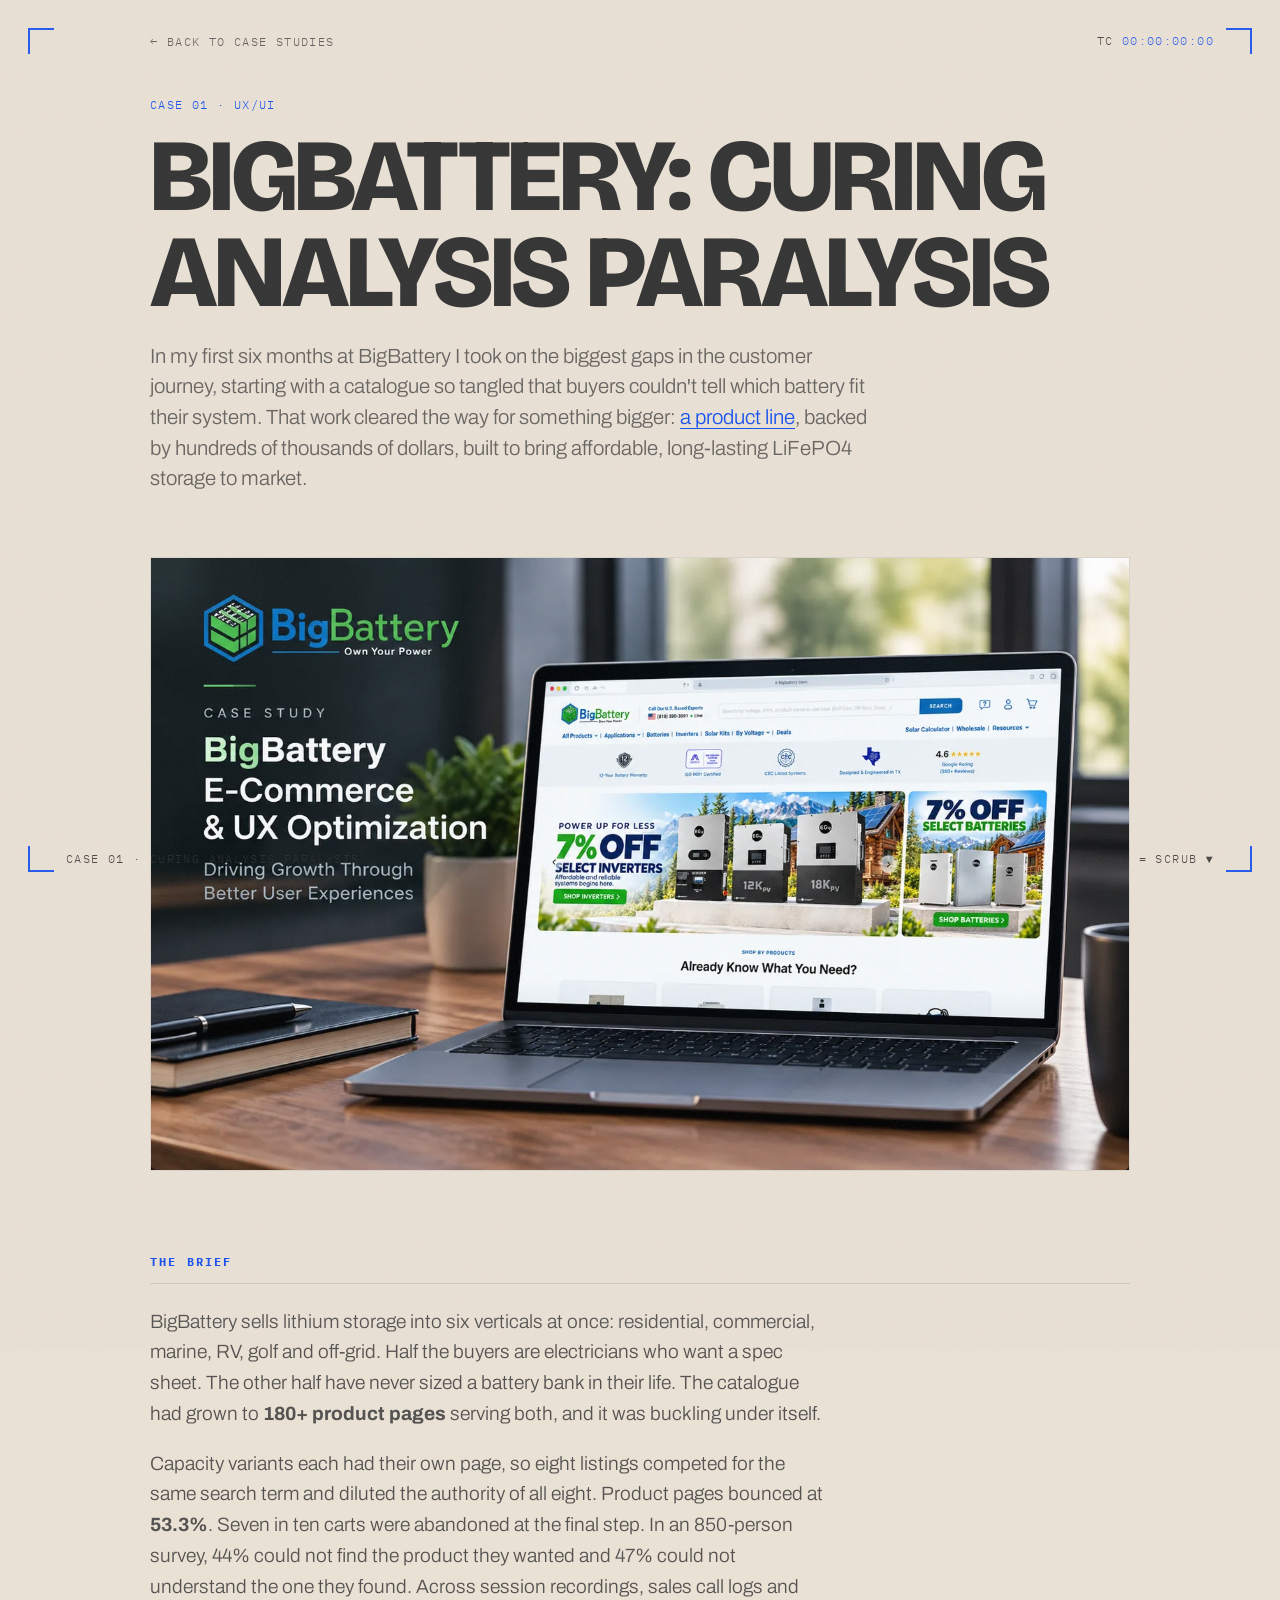
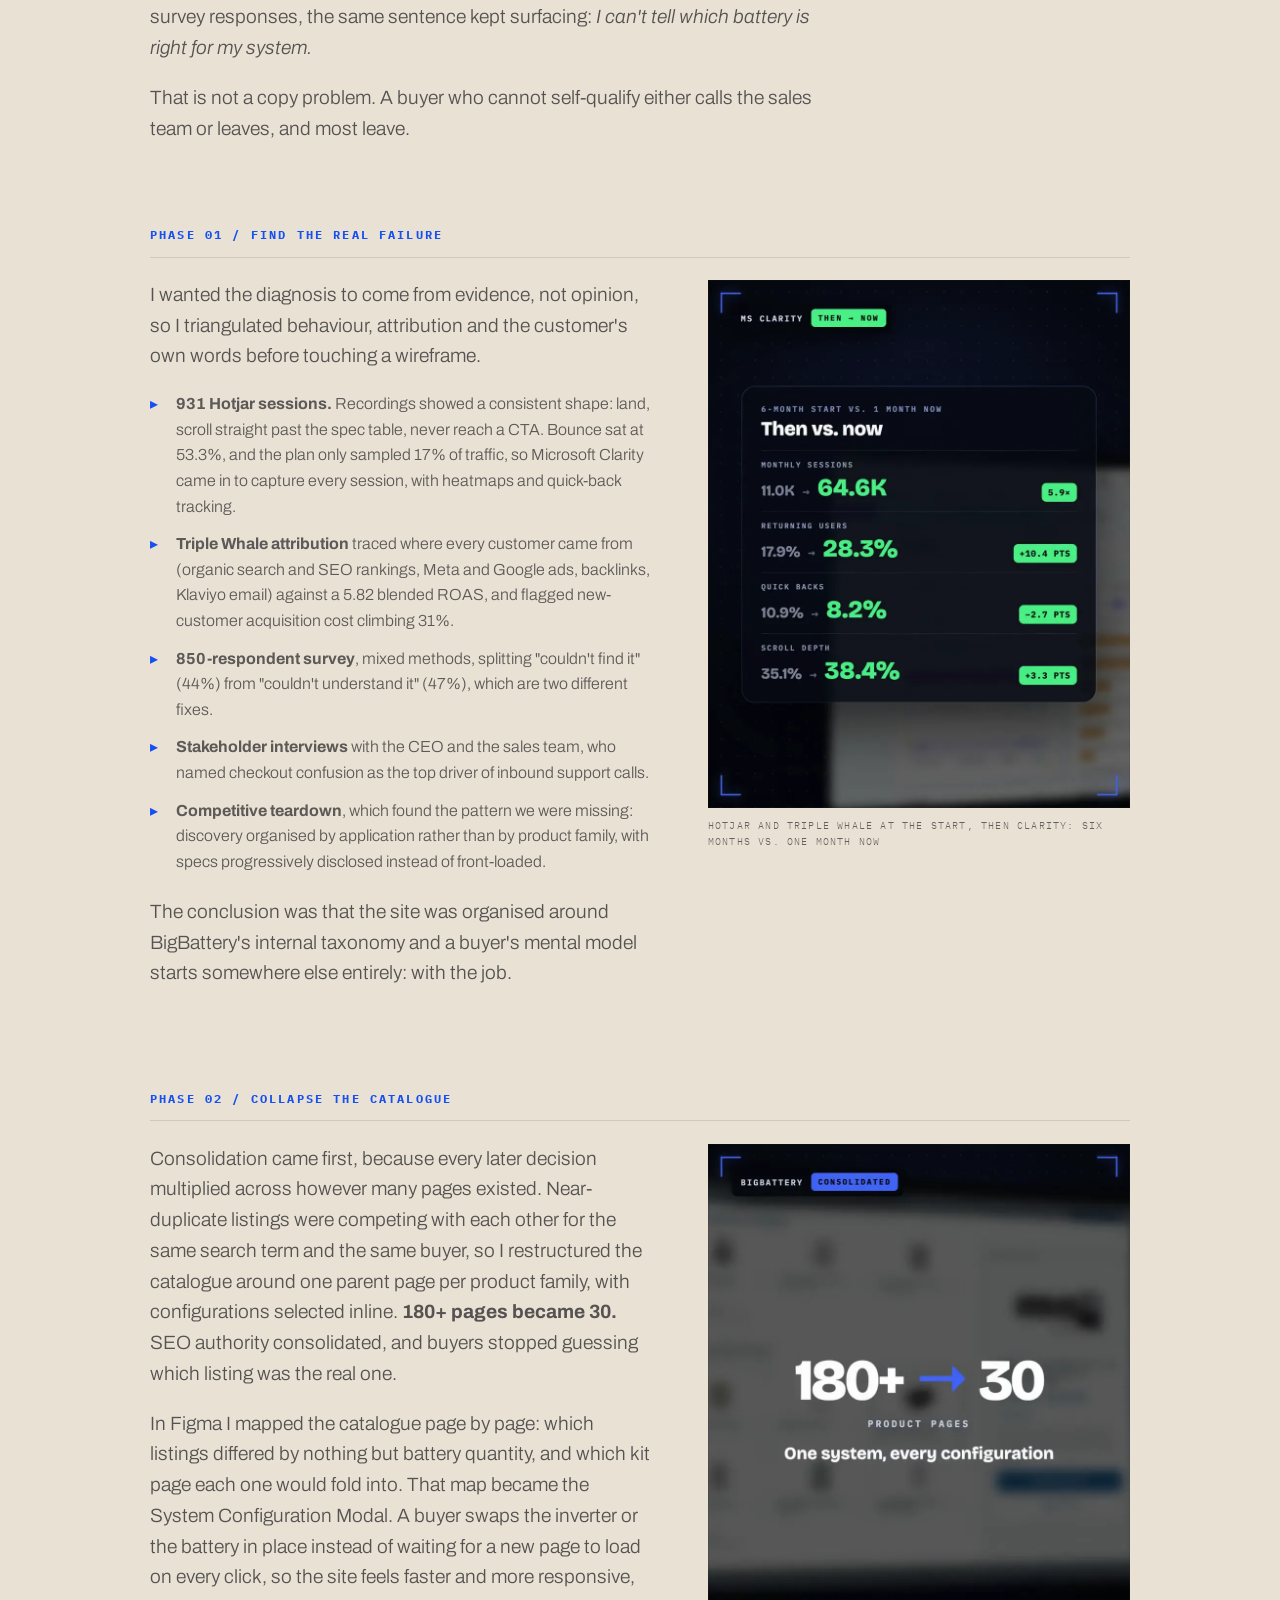
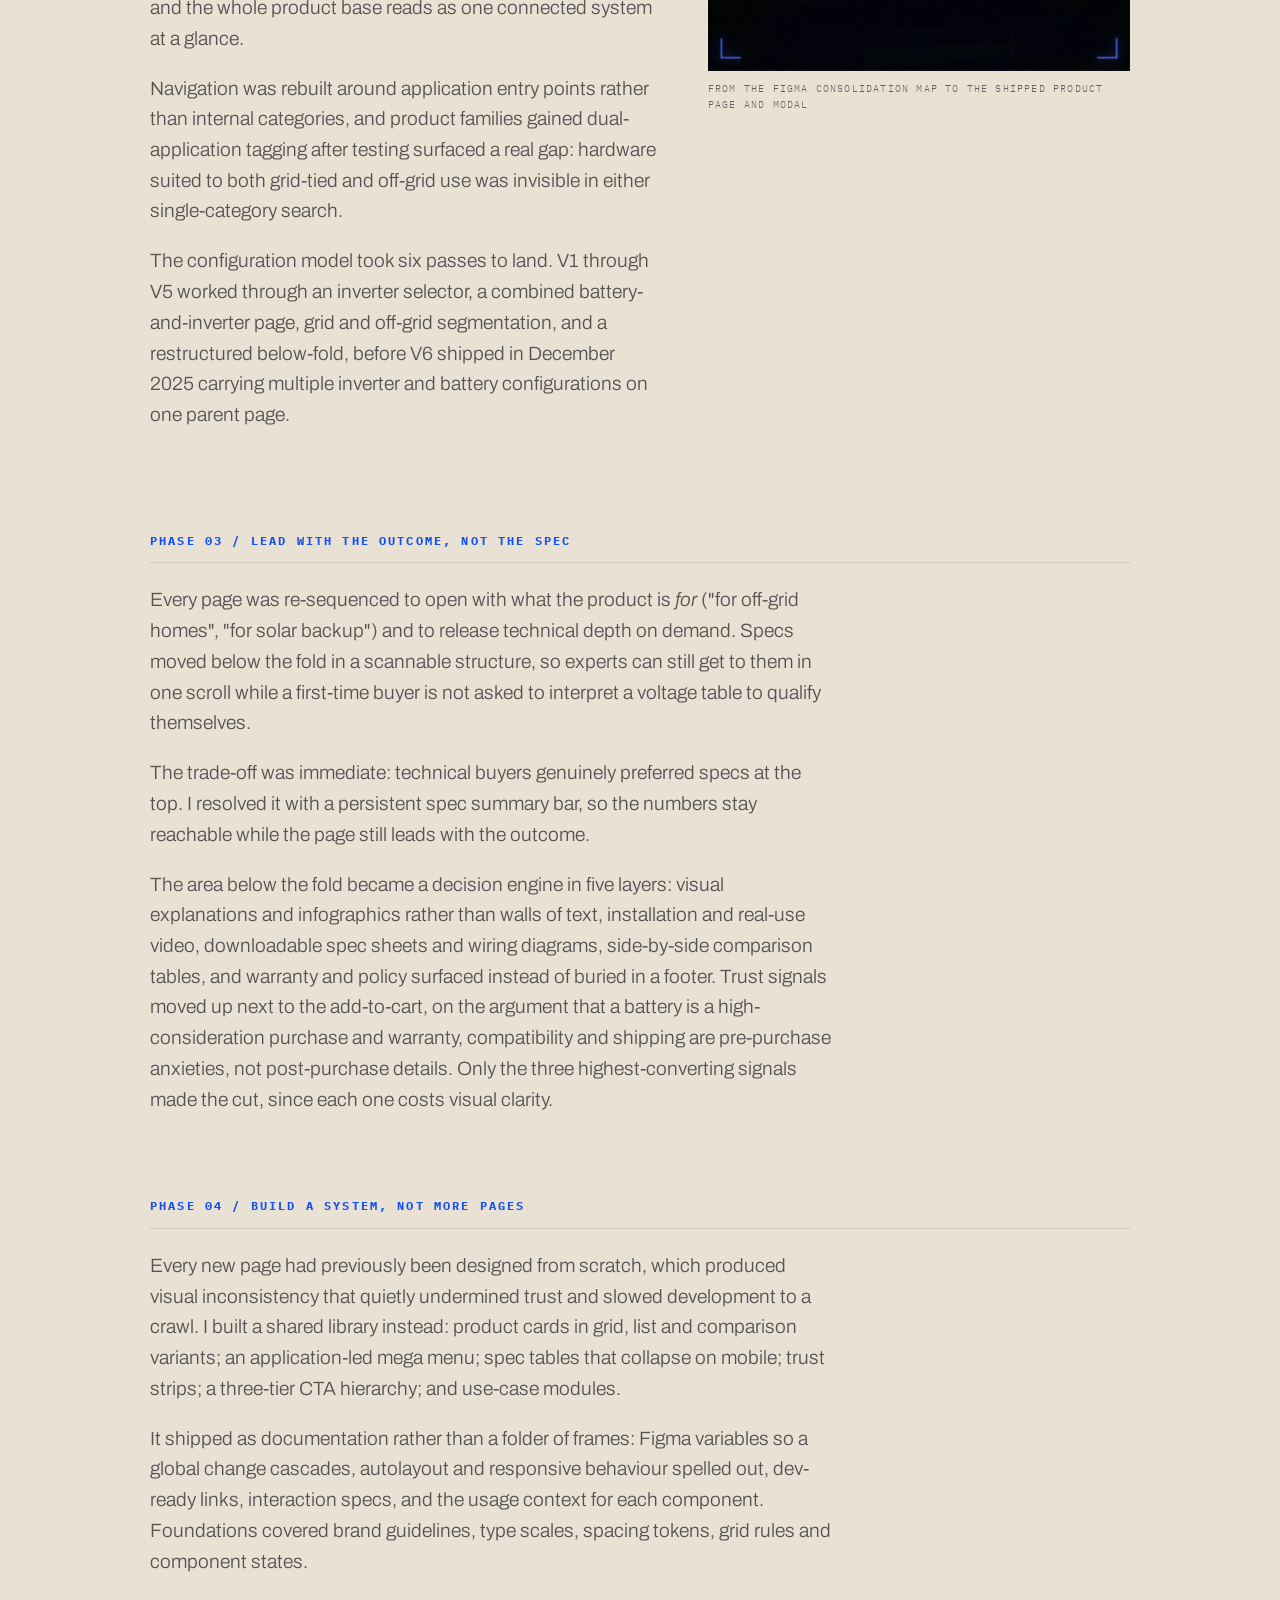
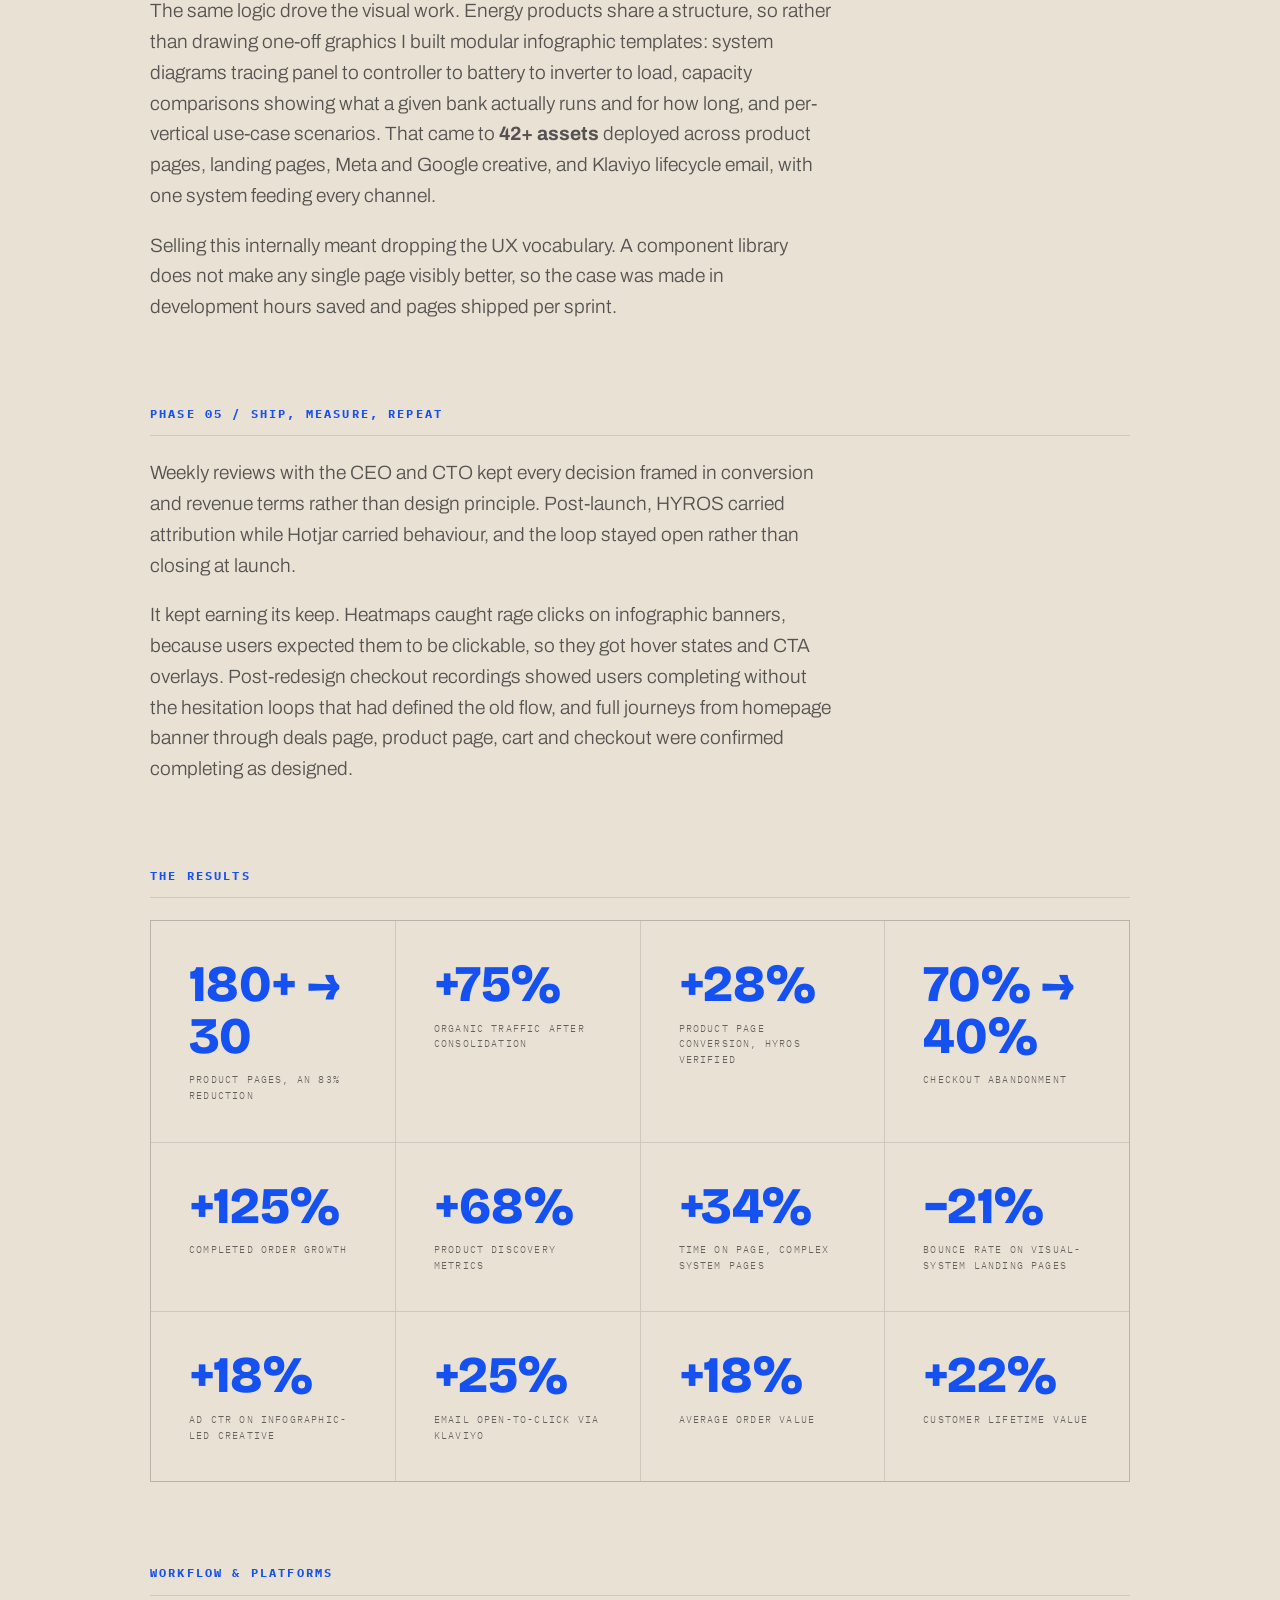
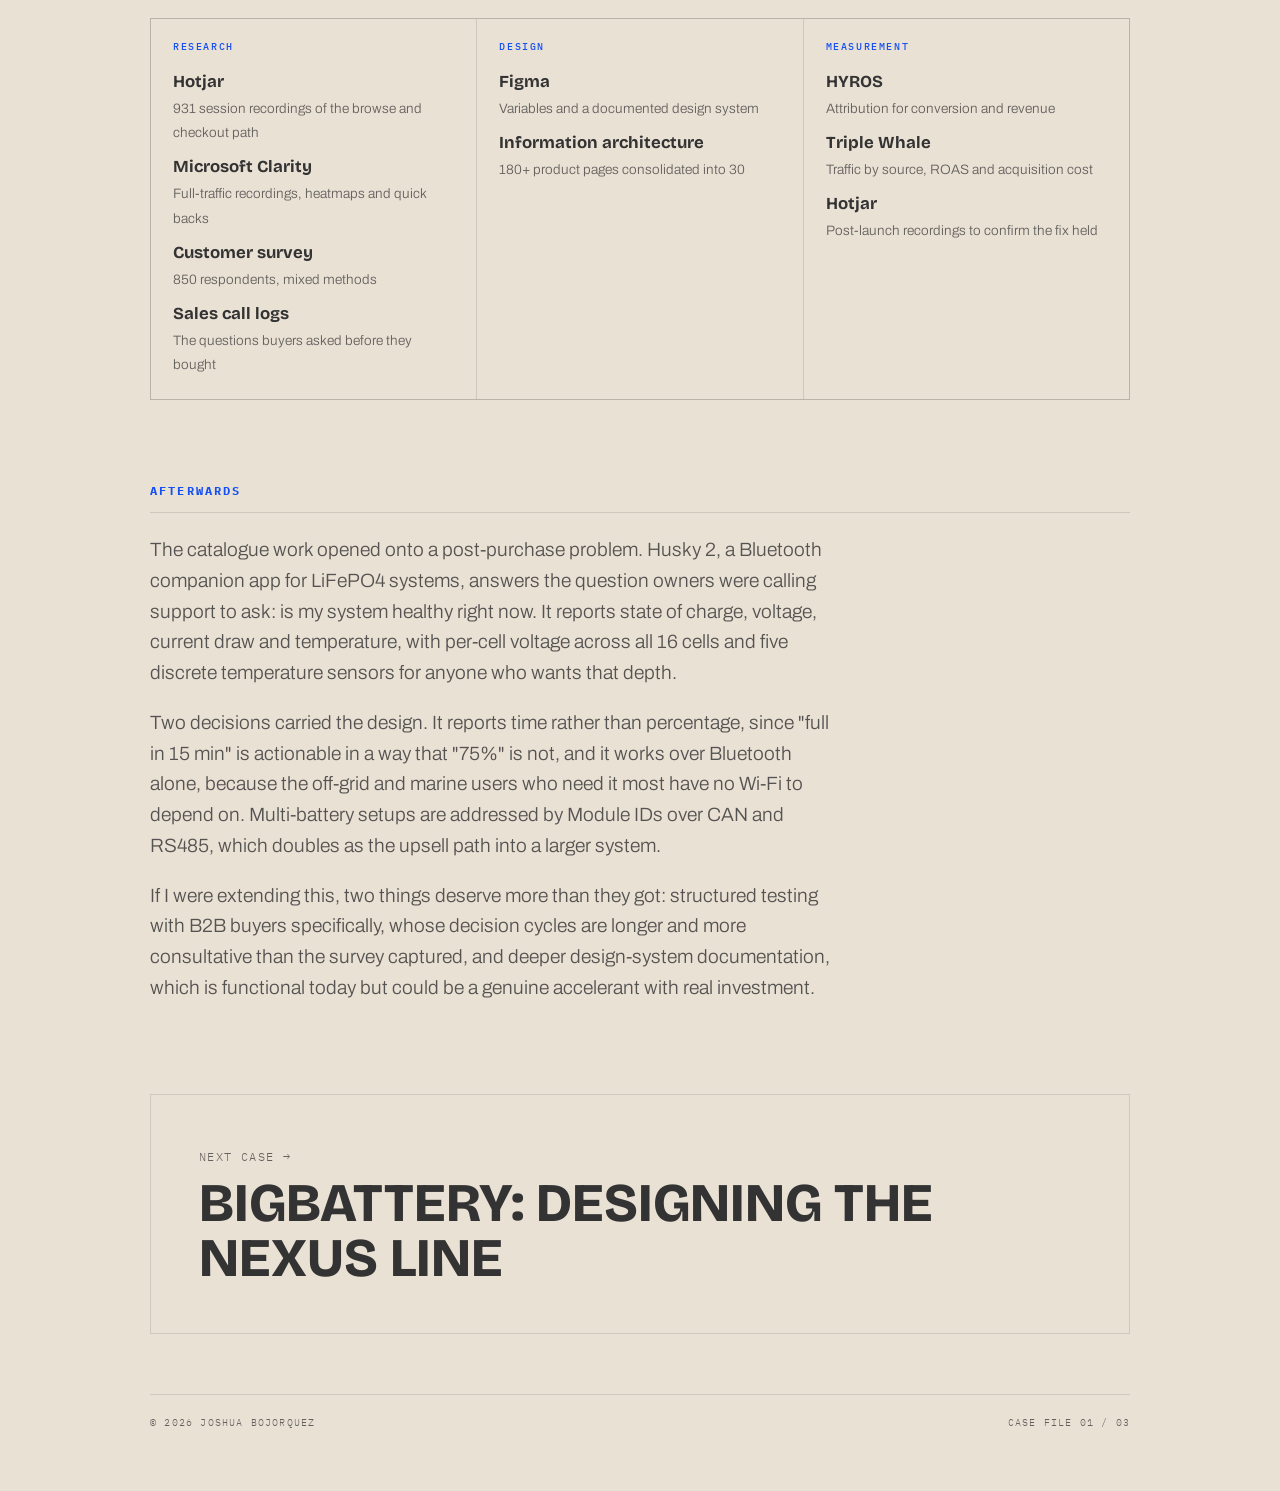
<file: projects/bigbattery.html>
<!DOCTYPE html>
<html lang="en">
<head>
  <meta charset="UTF-8">
  <meta name="viewport" content="width=device-width, initial-scale=1.0">
  <title>BigBattery: Curing Analysis Paralysis | Joshua Bojorquez</title>
  <meta name="description" content="Curing analysis paralysis on a 180-page battery catalogue: 30 outcome-led pages so non-expert buyers could qualify themselves. +75% organic traffic, +28% product page conversion, checkout abandonment down from 70% to 40%.">
  <link rel="preconnect" href="https://fonts.googleapis.com">
  <link rel="preconnect" href="https://fonts.gstatic.com" crossorigin>
  <link href="https://fonts.googleapis.com/css2?family=Bricolage+Grotesque:opsz,wght@12..96,200..800&family=IBM+Plex+Mono:wght@400;500;600&family=Archivo:wght@300;400;500&display=swap" rel="stylesheet">
  <link rel="stylesheet" href="../css/base.css">
  <link rel="stylesheet" href="../css/project.css">
  <link rel="icon" href="data:image/svg+xml,<svg xmlns='http://www.w3.org/2000/svg' viewBox='0 0 100 100'><rect width='100' height='100' fill='%230c0c0f'/><polygon points='35,25 75,50 35,75' fill='%23D8FF3E'/></svg>">
</head>
<body>

  <div class="hud" aria-hidden="true">
    <div class="hud-corner tl"></div><div class="hud-corner tr"></div>
    <div class="hud-corner bl"></div><div class="hud-corner br"></div>
    <div class="hud-item hud-tr mono">TC <span id="timecode">00:00:00:00</span></div>
    <div class="hud-item hud-bl mono">CASE 01 · CURING ANALYSIS PARALYSIS</div>
    <div class="hud-item hud-br mono">SCROLL = SCRUB ▼</div>
  </div>
  <div class="grain" aria-hidden="true"></div>
  <div class="playhead" aria-hidden="true"><div class="playhead-fill" id="playhead-fill"></div></div>

  <main class="case">
    <a class="back-link" href="../index.html#scene-work" data-cursor="BACK">← BACK TO CASE STUDIES</a>

    <span class="mono case-num">CASE 01 · UX/UI</span>
    <h1 class="case-title"><span class="ln">BigBattery: Curing</span><span class="ln">Analysis Paralysis</span></h1>
    <p class="case-standfirst">In my first six months at BigBattery I took on the biggest gaps in
      the customer journey, starting with a catalogue so tangled that buyers couldn't tell which
      battery fit their system. That work cleared the way for something bigger:
      <a href="nexus-line.html" data-cursor="OPEN">a product line</a>, backed by hundreds of
      thousands of dollars, built to bring affordable, long-lasting LiFePO4 storage to market.</p>

    <div class="case-media">
      <img src="../assets/case-bigbattery.webp" width="1400" height="876"
           alt="The redesigned BigBattery storefront on a laptop, titled BigBattery E-Commerce and UX Optimization">
    </div>

    <section class="case-section">
      <h2>The Brief</h2>
      <p>BigBattery sells lithium storage into six verticals at once: residential, commercial,
         marine, RV, golf and off-grid. Half the buyers are electricians who want a spec sheet.
         The other half have never sized a battery bank in their life. The catalogue had grown to
         <strong>180+ product pages</strong> serving both, and it was buckling under itself.</p>
      <p>Capacity variants each had their own page, so eight listings competed for the same search
         term and diluted the authority of all eight. Product pages bounced at
         <strong>53.3%</strong>. Seven in ten carts were abandoned at the final step. In an
         850-person survey, 44% could not find the product they wanted and 47% could not
         understand the one they found. Across session recordings, sales call logs and survey
         responses, the same sentence kept surfacing: <em>I can't tell which battery is right
         for my system.</em></p>
      <p>That is not a copy problem. A buyer who cannot self-qualify either calls the sales team
         or leaves, and most leave.</p>
    </section>

    <section class="case-section">
      <h2>Phase 01 / Find the real failure</h2>
      <div class="case-split">
      <div>
      <p>I wanted the diagnosis to come from evidence, not opinion, so I triangulated behaviour,
         attribution and the customer's own words before touching a wireframe.</p>
      <ul>
        <li><strong>931 Hotjar sessions.</strong> Recordings showed a consistent shape: land,
            scroll straight past the spec table, never reach a CTA. Bounce sat at 53.3%, and the
            plan only sampled 17% of traffic, so Microsoft Clarity came in to capture every
            session, with heatmaps and quick-back tracking.</li>
        <li><strong>Triple Whale attribution</strong> traced where every customer came from
            (organic search and SEO rankings, Meta and Google ads, backlinks, Klaviyo email)
            against a 5.82 blended ROAS, and flagged new-customer acquisition cost climbing 31%.</li>
        <li><strong>850-respondent survey</strong>, mixed methods, splitting "couldn't find it"
            (44%) from "couldn't understand it" (47%), which are two different fixes.</li>
        <li><strong>Stakeholder interviews</strong> with the CEO and the sales team, who named
            checkout confusion as the top driver of inbound support calls.</li>
        <li><strong>Competitive teardown</strong>, which found the pattern we were missing:
            discovery organised by application rather than by product family, with specs
            progressively disclosed instead of front-loaded.</li>
      </ul>
      <p>The conclusion was that the site was organised around BigBattery's internal taxonomy
         and a buyer's mental model starts somewhere else entirely: with the job.</p>
      </div>
      <figure class="case-split-media">
        <video src="../assets/case-bb-diagnosis.mp4" poster="../assets/case-bb-diagnosis-poster.webp"
               muted loop playsinline preload="none" data-autoplay-inview
               aria-label="Motion walkthrough: Hotjar concerns, Triple Whale attribution, and Microsoft Clarity then versus now"></video>
        <figcaption>Hotjar and Triple Whale at the start, then Clarity: six months vs. one month now</figcaption>
      </figure>
      </div>
    </section>

    <section class="case-section">
      <h2>Phase 02 / Collapse the catalogue</h2>
      <div class="case-split">
      <div>
      <p>Consolidation came first, because every later decision multiplied across however many
         pages existed. Near-duplicate listings were competing with each other for the same search
         term and the same buyer, so I restructured the catalogue around one parent page per
         product family, with configurations selected inline. <strong>180+ pages became 30.</strong>
         SEO authority consolidated, and buyers stopped guessing which listing was the real one.</p>
      <p>In Figma I mapped the catalogue page by page: which listings differed by nothing but
         battery quantity, and which kit page each one would fold into. That map became the System
         Configuration Modal. A buyer swaps the inverter or the battery in place instead of waiting
         for a new page to load on every click, so the site feels faster and more responsive, and
         the whole product base reads as one connected system at a glance.</p>
      <p>Navigation was rebuilt around application entry points rather than internal categories,
         and product families gained dual-application tagging after testing surfaced a real gap:
         hardware suited to both grid-tied and off-grid use was invisible in either single-category
         search.</p>
      <p>The configuration model took six passes to land. V1 through V5 worked through an inverter
         selector, a combined battery-and-inverter page, grid and off-grid segmentation, and a
         restructured below-fold, before V6 shipped in December 2025 carrying multiple inverter and
         battery configurations on one parent page.</p>
      </div>
      <figure class="case-split-media">
        <video src="../assets/case-bb-consolidation.mp4" poster="../assets/case-bb-consolidation-poster.webp"
               muted loop playsinline preload="none" data-autoplay-inview
               aria-label="Motion walkthrough: near-duplicate product pages collapsing into one, the new product page, and the System Configuration Modal"></video>
        <figcaption>From the Figma consolidation map to the shipped product page and modal</figcaption>
      </figure>
      </div>
    </section>

    <section class="case-section">
      <h2>Phase 03 / Lead with the outcome, not the spec</h2>
      <p>Every page was re-sequenced to open with what the product is <em>for</em> ("for off-grid
         homes", "for solar backup") and to release technical depth on demand. Specs moved below
         the fold in a scannable structure, so experts can still get to them in one scroll while a
         first-time buyer is not asked to interpret a voltage table to qualify themselves.</p>
      <p>The trade-off was immediate: technical buyers genuinely preferred specs at the top. I
         resolved it with a persistent spec summary bar, so the numbers stay reachable while the
         page still leads with the outcome.</p>
      <p>The area below the fold became a decision engine in five layers: visual explanations and
         infographics rather than walls of text, installation and real-use video, downloadable spec
         sheets and wiring diagrams, side-by-side comparison tables, and warranty and policy
         surfaced instead of buried in a footer. Trust signals moved up next to the add-to-cart, on
         the argument that a battery is a high-consideration purchase and warranty, compatibility
         and shipping are pre-purchase anxieties, not post-purchase details. Only the three
         highest-converting signals made the cut, since each one costs visual clarity.</p>
    </section>

    <section class="case-section">
      <h2>Phase 04 / Build a system, not more pages</h2>
      <p>Every new page had previously been designed from scratch, which produced visual
         inconsistency that quietly undermined trust and slowed development to a crawl. I built a
         shared library instead: product cards in grid, list and comparison variants; an
         application-led mega menu; spec tables that collapse on mobile; trust strips; a
         three-tier CTA hierarchy; and use-case modules.</p>
      <p>It shipped as documentation rather than a folder of frames: Figma variables so a global
         change cascades, autolayout and responsive behaviour spelled out, dev-ready links,
         interaction specs, and the usage context for each component. Foundations covered brand
         guidelines, type scales, spacing tokens, grid rules and component states.</p>
      <p>The same logic drove the visual work. Energy products share a structure, so rather than
         drawing one-off graphics I built modular infographic templates: system diagrams tracing
         panel to controller to battery to inverter to load, capacity comparisons showing what a
         given bank actually runs and for how long, and per-vertical use-case scenarios. That came
         to <strong>42+ assets</strong> deployed across product pages, landing pages, Meta and
         Google creative, and Klaviyo lifecycle email, with one system feeding every channel.</p>
      <p>Selling this internally meant dropping the UX vocabulary. A component library does not
         make any single page visibly better, so the case was made in development hours saved and
         pages shipped per sprint.</p>
    </section>

    <section class="case-section">
      <h2>Phase 05 / Ship, measure, repeat</h2>
      <p>Weekly reviews with the CEO and CTO kept every decision framed in conversion and revenue
         terms rather than design principle. Post-launch, HYROS carried attribution while Hotjar
         carried behaviour, and the loop stayed open rather than closing at launch.</p>
      <p>It kept earning its keep. Heatmaps caught rage clicks on infographic banners, because
         users expected them to be clickable, so they got hover states and CTA overlays. Post-redesign
         checkout recordings showed users completing without the hesitation loops that had defined
         the old flow, and full journeys from homepage banner through deals page, product page,
         cart and checkout were confirmed completing as designed.</p>
    </section>

    <section class="case-section">
      <h2>The Results</h2>
      <div class="case-results">
        <div class="r"><b>180+ → 30</b><span>Product pages, an 83% reduction</span></div>
        <div class="r"><b>+75%</b><span>Organic traffic after consolidation</span></div>
        <div class="r"><b>+28%</b><span>Product page conversion, HYROS verified</span></div>
        <div class="r"><b>70% → 40%</b><span>Checkout abandonment</span></div>
        <div class="r"><b>+125%</b><span>Completed order growth</span></div>
        <div class="r"><b>+68%</b><span>Product discovery metrics</span></div>
        <div class="r"><b>+34%</b><span>Time on page, complex system pages</span></div>
        <div class="r"><b>−21%</b><span>Bounce rate on visual-system landing pages</span></div>
        <div class="r"><b>+18%</b><span>Ad CTR on infographic-led creative</span></div>
        <div class="r"><b>+25%</b><span>Email open-to-click via Klaviyo</span></div>
        <div class="r"><b>+18%</b><span>Average order value</span></div>
        <div class="r"><b>+22%</b><span>Customer lifetime value</span></div>
      </div>
    </section>

    <section class="case-section">
      <h2>Workflow &amp; Platforms</h2>
      <div class="toolkit">
        <div><h3>RESEARCH</h3><ul>
          <li><b>Hotjar</b><span>931 session recordings of the browse and checkout path</span></li>
          <li><b>Microsoft Clarity</b><span>Full-traffic recordings, heatmaps and quick backs</span></li>
          <li><b>Customer survey</b><span>850 respondents, mixed methods</span></li>
          <li><b>Sales call logs</b><span>The questions buyers asked before they bought</span></li>
        </ul></div>
        <div><h3>DESIGN</h3><ul>
          <li><b>Figma</b><span>Variables and a documented design system</span></li>
          <li><b>Information architecture</b><span>180+ product pages consolidated into 30</span></li>
        </ul></div>
        <div><h3>MEASUREMENT</h3><ul>
          <li><b>HYROS</b><span>Attribution for conversion and revenue</span></li>
          <li><b>Triple Whale</b><span>Traffic by source, ROAS and acquisition cost</span></li>
          <li><b>Hotjar</b><span>Post-launch recordings to confirm the fix held</span></li>
        </ul></div>
      </div>
    </section>

    <section class="case-section">
      <h2>Afterwards</h2>
      <p>The catalogue work opened onto a post-purchase problem. Husky 2, a Bluetooth companion
         app for LiFePO4 systems, answers the question owners were calling support to ask: is my
         system healthy right now. It reports state of charge, voltage, current draw and
         temperature, with per-cell voltage across all 16 cells and five discrete temperature
         sensors for anyone who wants that depth.</p>
      <p>Two decisions carried the design. It reports time rather than percentage, since "full in
         15 min" is actionable in a way that "75%" is not, and it works over Bluetooth alone,
         because the off-grid and marine users who need it most have no Wi-Fi to depend on.
         Multi-battery setups are addressed by Module IDs over CAN and RS485, which doubles as the
         upsell path into a larger system.</p>
      <p>If I were extending this, two things deserve more than they got: structured testing with
         B2B buyers specifically, whose decision cycles are longer and more consultative than the
         survey captured, and deeper design-system documentation, which is functional today but
         could be a genuine accelerant with real investment.</p>
    </section>

    <a class="case-next" href="nexus-line.html" data-cursor="NEXT">
      <span class="mono">NEXT CASE →</span>
      <h3>BigBattery: Designing the NEXUS Line</h3>
    </a>

    <footer class="case-footer">
      <span>© 2026 JOSHUA BOJORQUEZ</span><span>CASE FILE 01 / 03</span>
    </footer>
  </main>

  <script src="../js/project.js"></script>
</body>
</html>
</file>
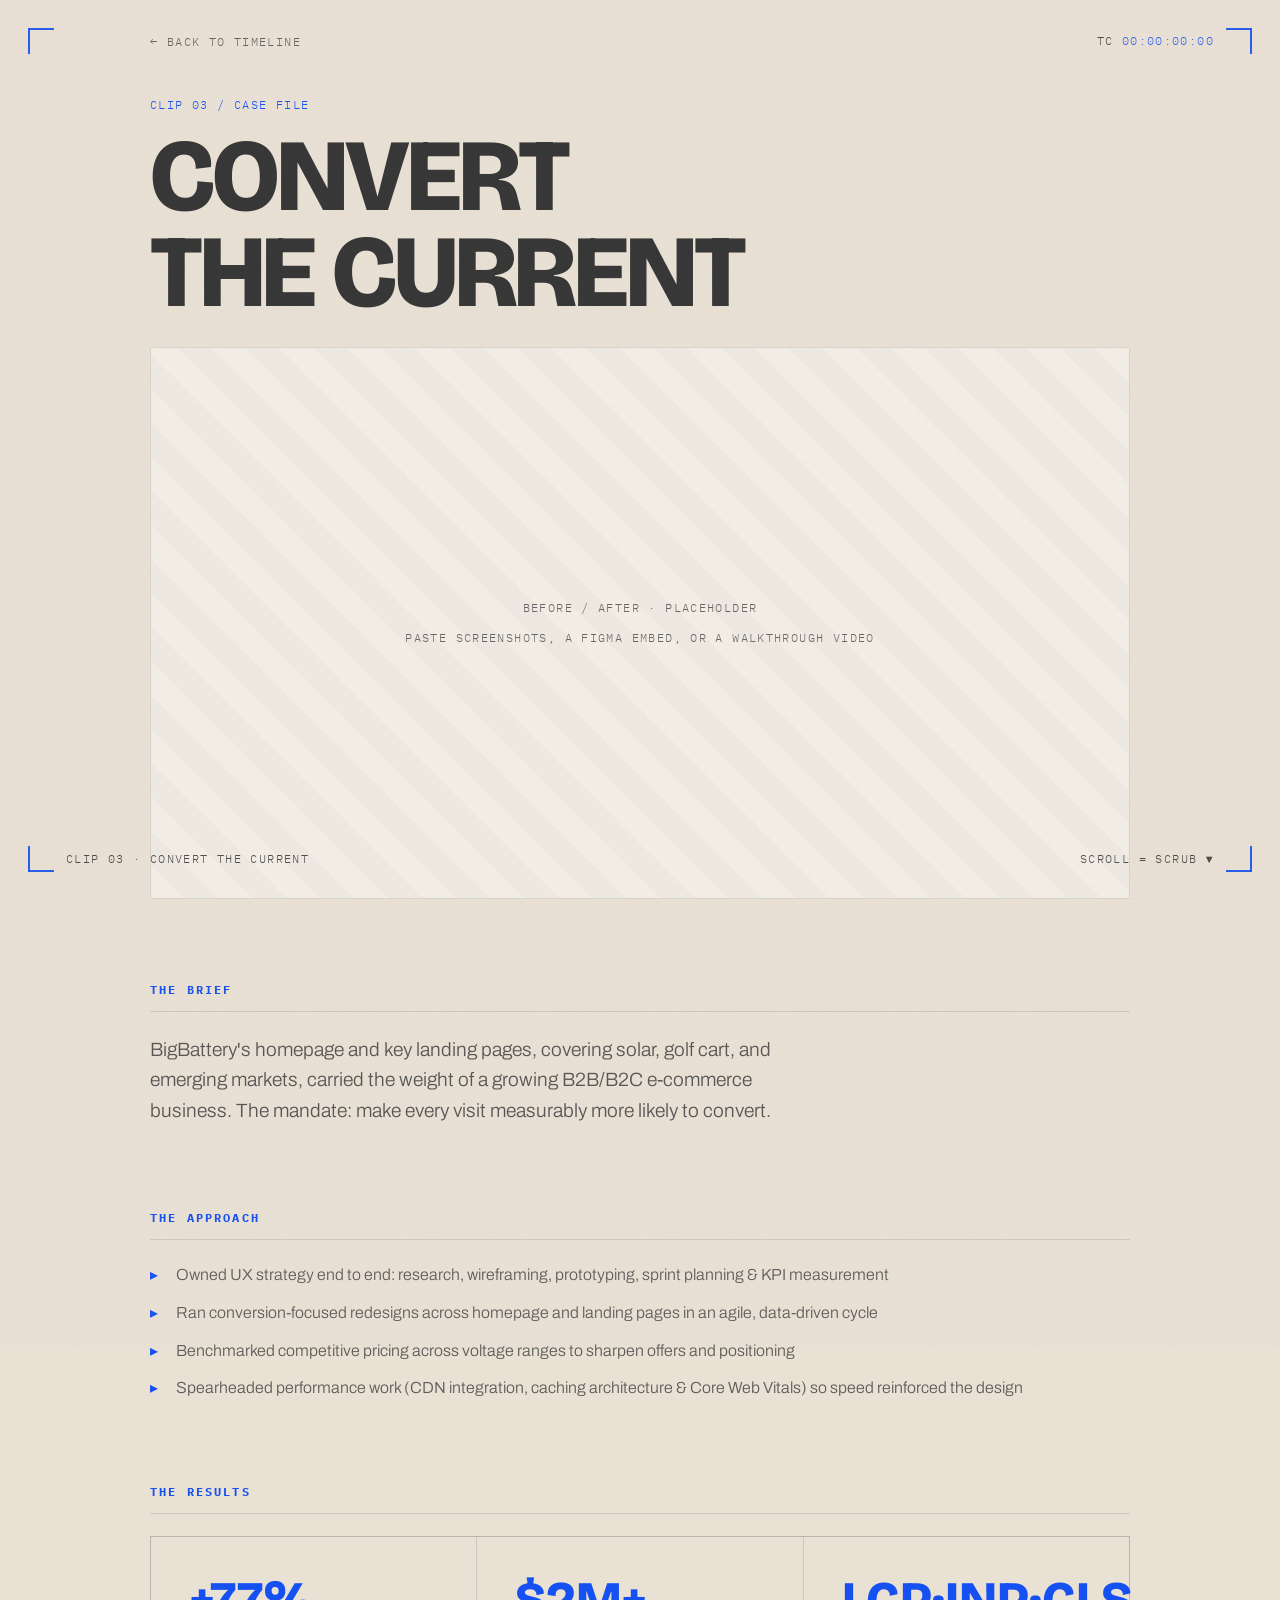
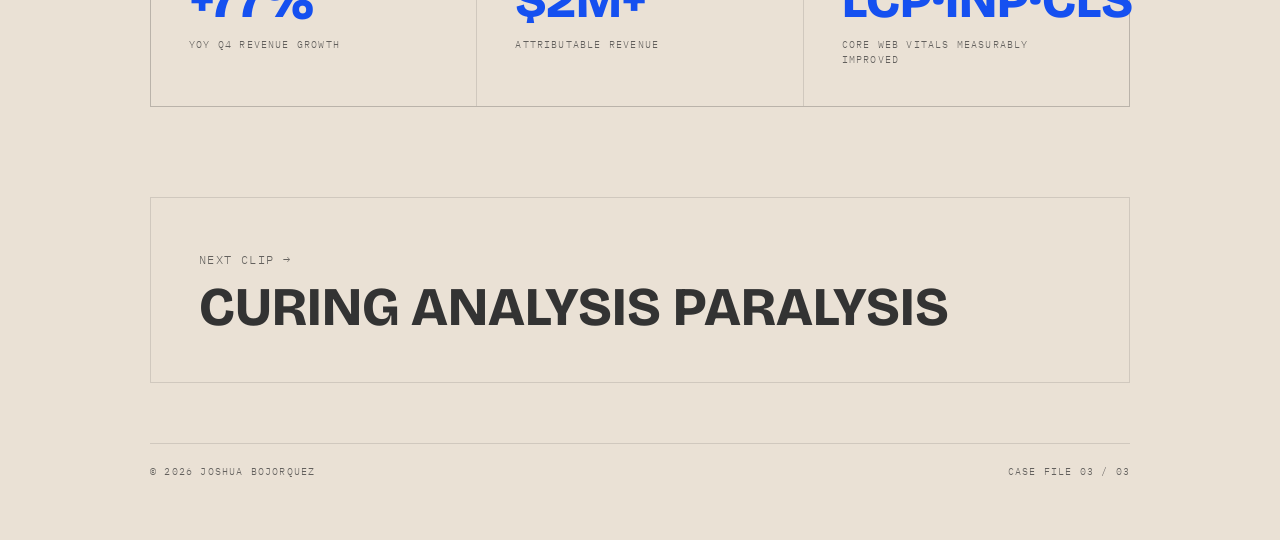
<file: projects/convert-the-current.html>
<!DOCTYPE html>
<html lang="en">
<head>
  <meta charset="UTF-8">
  <meta name="viewport" content="width=device-width, initial-scale=1.0">
  <title>Convert the Current | Joshua Bojorquez</title>
  <meta name="description" content="Conversion-focused UX across BigBattery's homepage and key landing pages: +77% YoY Q4 revenue growth, $2M+ attributable revenue.">
  <link rel="preconnect" href="https://fonts.googleapis.com">
  <link rel="preconnect" href="https://fonts.gstatic.com" crossorigin>
  <link href="https://fonts.googleapis.com/css2?family=Bricolage+Grotesque:opsz,wght@12..96,200..800&family=IBM+Plex+Mono:wght@400;500;600&family=Archivo:wght@300;400;500&display=swap" rel="stylesheet">
  <link rel="stylesheet" href="../css/base.css">
  <link rel="stylesheet" href="../css/project.css">
  <link rel="icon" href="data:image/svg+xml,<svg xmlns='http://www.w3.org/2000/svg' viewBox='0 0 100 100'><rect width='100' height='100' fill='%230c0c0f'/><polygon points='35,25 75,50 35,75' fill='%23D8FF3E'/></svg>">
</head>
<body>

  <div class="hud" aria-hidden="true">
    <div class="hud-corner tl"></div><div class="hud-corner tr"></div>
    <div class="hud-corner bl"></div><div class="hud-corner br"></div>
    <div class="hud-item hud-tr mono">TC <span id="timecode">00:00:00:00</span></div>
    <div class="hud-item hud-bl mono">CLIP 03 · CONVERT THE CURRENT</div>
    <div class="hud-item hud-br mono">SCROLL = SCRUB ▼</div>
  </div>
  <div class="cursor" aria-hidden="true"><span class="cursor-label mono"></span></div>
  <div class="grain" aria-hidden="true"></div>
  <div class="playhead" aria-hidden="true"><div class="playhead-fill" id="playhead-fill"></div></div>

  <main class="case">
    <a class="back-link" href="../index.html" data-cursor="BACK">← BACK TO TIMELINE</a>

    <span class="mono case-num">CLIP 03 / CASE FILE</span>
    <h1 class="case-title">Convert<br>the Current</h1>

    <div class="case-media" data-cursor="VIEW">
      <!-- ▶ SWAP: replace with before/after screenshots, a Figma embed, or a walkthrough video -->
      <div class="media-placeholder">
        <p class="mono">BEFORE / AFTER · PLACEHOLDER</p>
        <p class="mono dim">paste screenshots, a Figma embed, or a walkthrough video</p>
      </div>
    </div>

    <section class="case-section">
      <h2>The Brief</h2>
      <p>BigBattery's homepage and key landing pages, covering solar, golf cart, and
         emerging markets, carried the weight of a growing B2B/B2C e-commerce business. The
         mandate: make every visit measurably more likely to convert.</p>
    </section>

    <section class="case-section">
      <h2>The Approach</h2>
      <ul>
        <li>Owned UX strategy end to end: research, wireframing, prototyping, sprint planning & KPI measurement</li>
        <li>Ran conversion-focused redesigns across homepage and landing pages in an agile, data-driven cycle</li>
        <li>Benchmarked competitive pricing across voltage ranges to sharpen offers and positioning</li>
        <li>Spearheaded performance work (CDN integration, caching architecture & Core Web Vitals) so speed reinforced the design</li>
      </ul>
    </section>

    <section class="case-section">
      <h2>The Results</h2>
      <div class="case-results">
        <div class="r"><b>+77%</b><span>YoY Q4 revenue growth</span></div>
        <div class="r"><b>$2M+</b><span>Attributable revenue</span></div>
        <div class="r"><b>LCP·INP·CLS</b><span>Core Web Vitals measurably improved</span></div>
      </div>
    </section>

    <a class="case-next" href="bigbattery.html" data-cursor="NEXT">
      <span class="mono">NEXT CLIP →</span>
      <h3>Curing Analysis Paralysis</h3>
    </a>

    <footer class="case-footer">
      <span>© 2026 JOSHUA BOJORQUEZ</span><span>CASE FILE 03 / 03</span>
    </footer>
  </main>

  <script src="../js/project.js"></script>
</body>
</html>
</file>
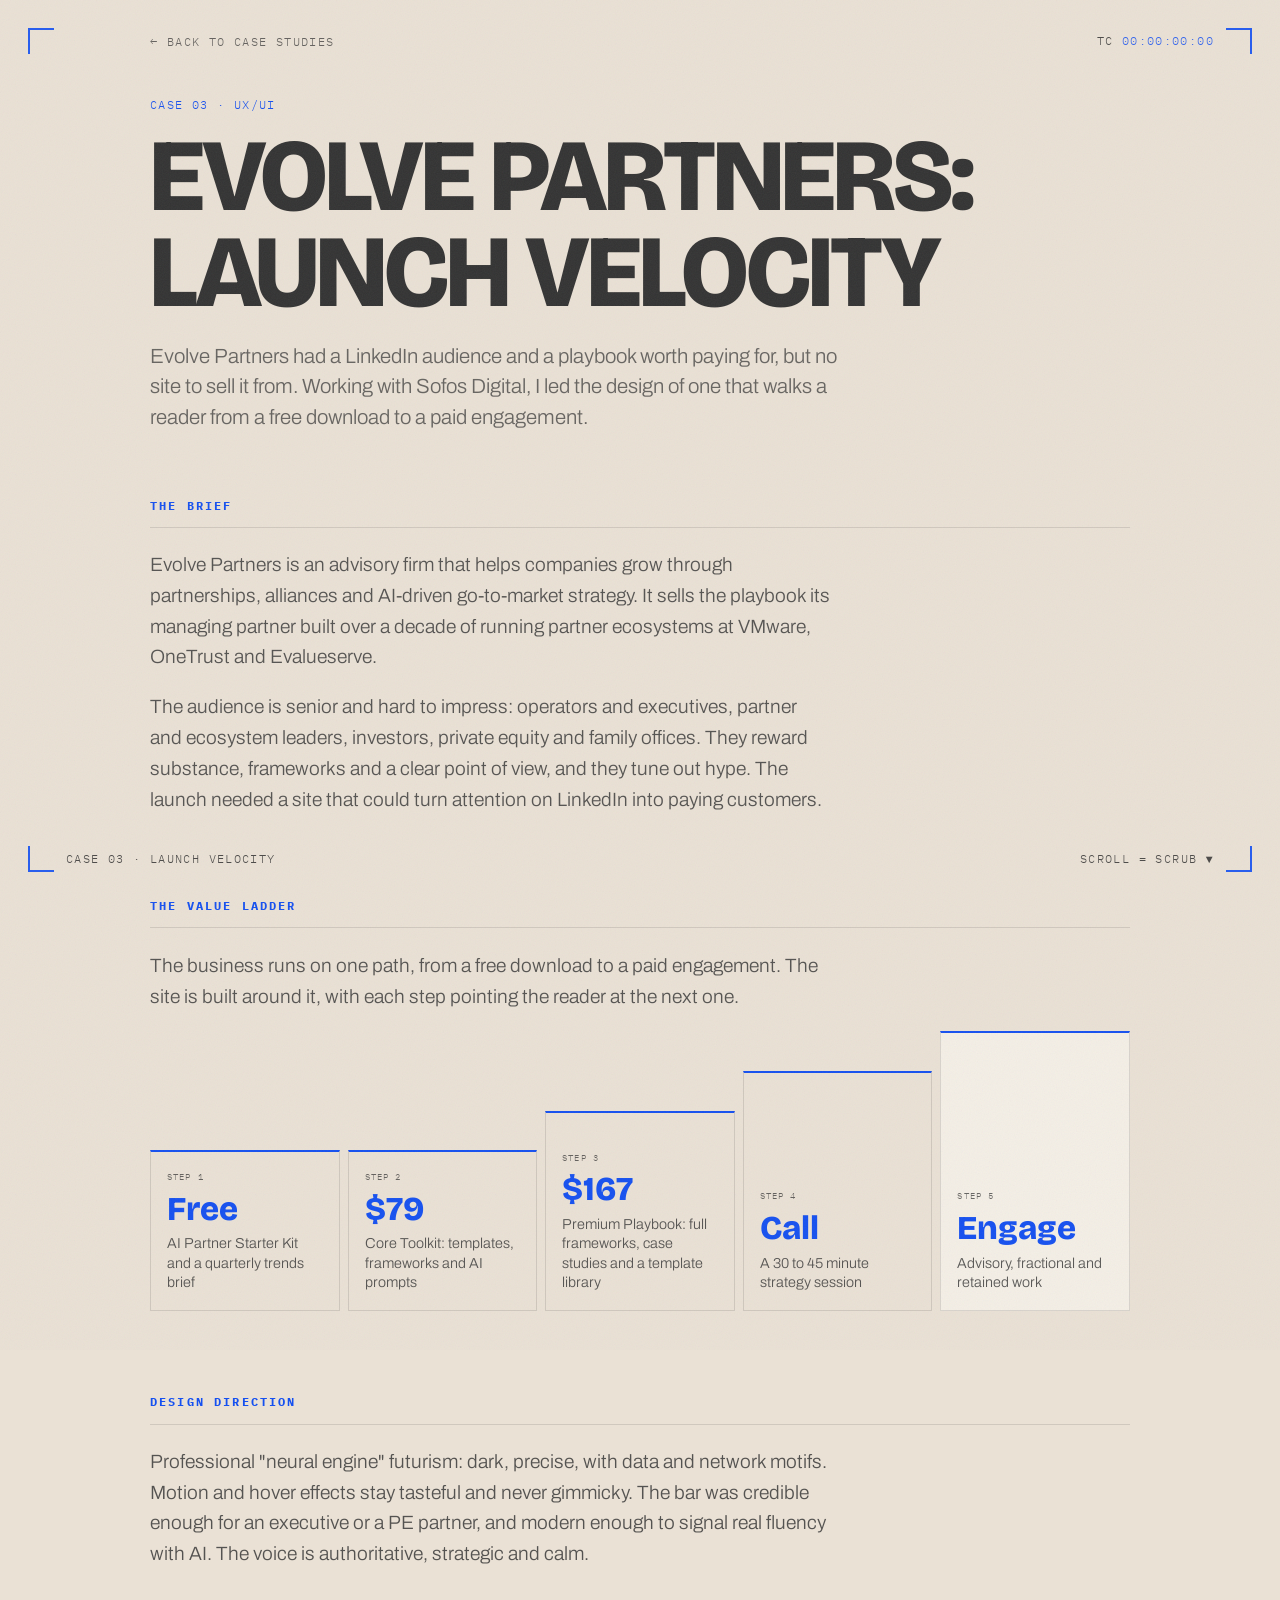
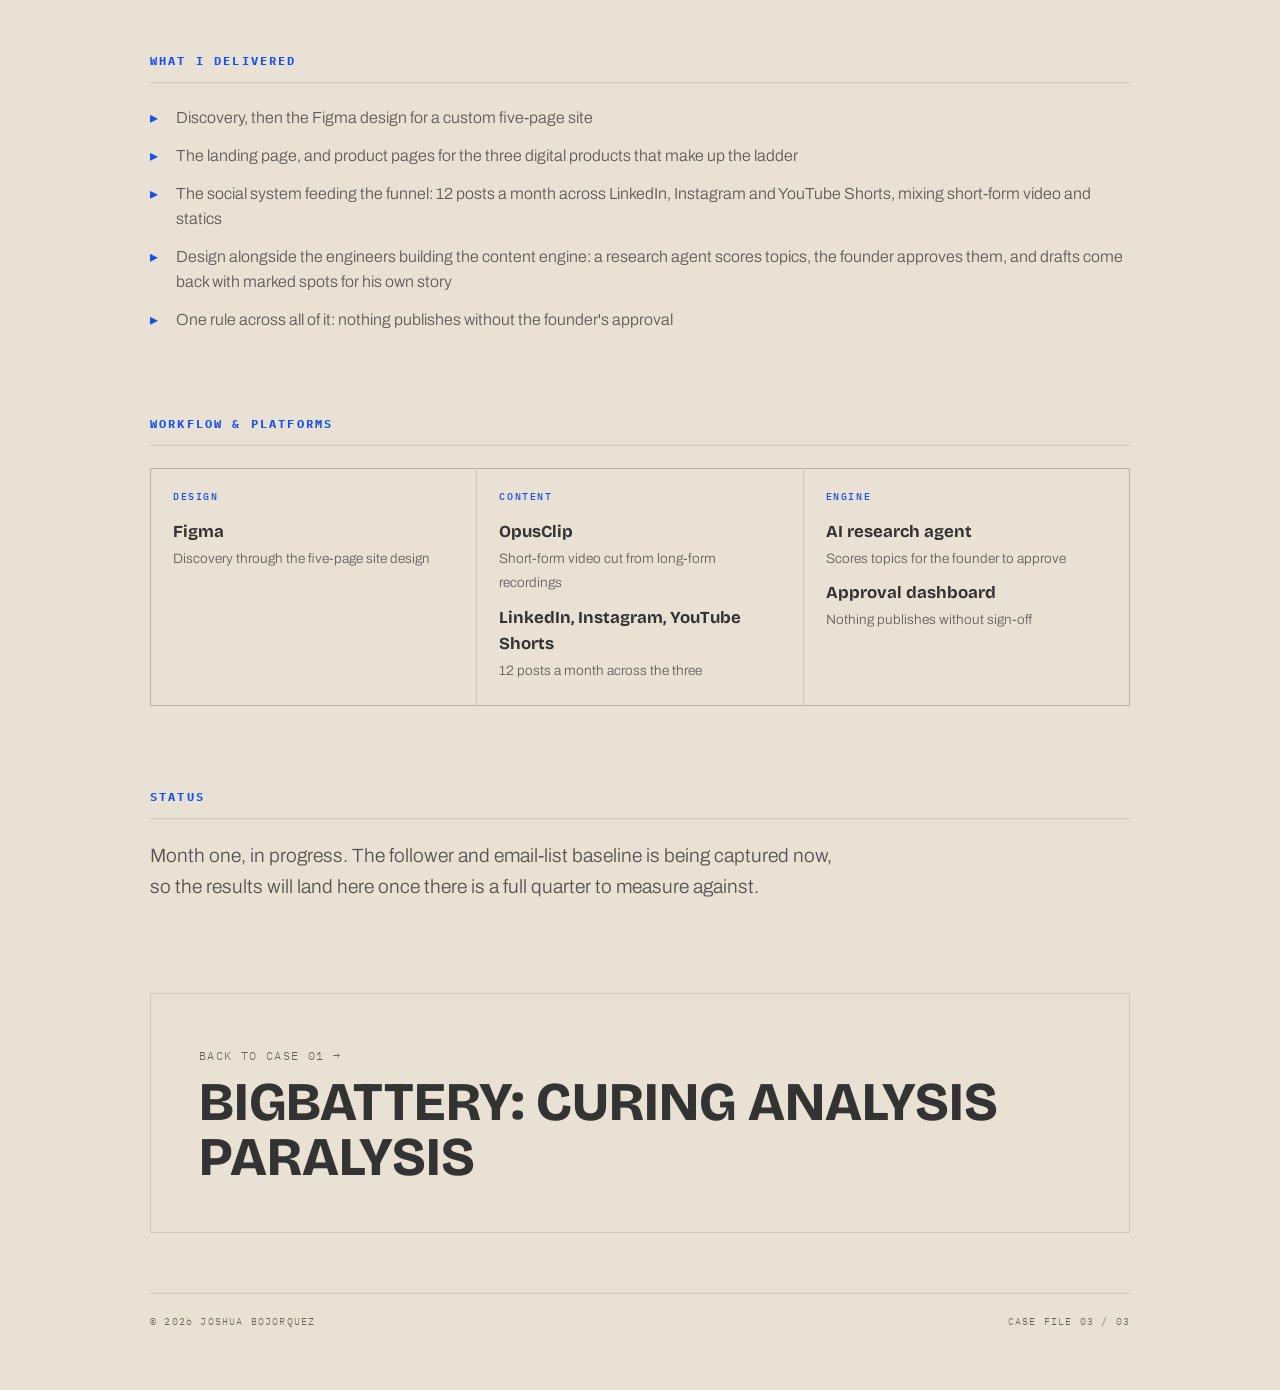
<file: projects/launch-velocity.html>
<!DOCTYPE html>
<html lang="en">
<head>
  <meta charset="UTF-8">
  <meta name="viewport" content="width=device-width, initial-scale=1.0">
  <title>Evolve Partners: Launch Velocity | Joshua Bojorquez</title>
  <meta name="description" content="Designing the launch site and product funnel for Evolve Partners, an enterprise partnerships advisory: one landing page, three digital products, one path from free to paid.">
  <link rel="preconnect" href="https://fonts.googleapis.com">
  <link rel="preconnect" href="https://fonts.gstatic.com" crossorigin>
  <link href="https://fonts.googleapis.com/css2?family=Bricolage+Grotesque:opsz,wght@12..96,200..800&family=IBM+Plex+Mono:wght@400;500;600&family=Archivo:wght@300;400;500&display=swap" rel="stylesheet">
  <link rel="stylesheet" href="../css/base.css">
  <link rel="stylesheet" href="../css/project.css">
  <link rel="icon" href="data:image/svg+xml,<svg xmlns='http://www.w3.org/2000/svg' viewBox='0 0 100 100'><rect width='100' height='100' fill='%230c0c0f'/><polygon points='35,25 75,50 35,75' fill='%23D8FF3E'/></svg>">
</head>
<body>

  <div class="hud" aria-hidden="true">
    <div class="hud-corner tl"></div><div class="hud-corner tr"></div>
    <div class="hud-corner bl"></div><div class="hud-corner br"></div>
    <div class="hud-item hud-tr mono">TC <span id="timecode">00:00:00:00</span></div>
    <div class="hud-item hud-bl mono">CASE 03 · LAUNCH VELOCITY</div>
    <div class="hud-item hud-br mono">SCROLL = SCRUB ▼</div>
  </div>
  <div class="grain" aria-hidden="true"></div>
  <div class="playhead" aria-hidden="true"><div class="playhead-fill" id="playhead-fill"></div></div>

  <main class="case">
    <a class="back-link" href="../index.html#scene-work" data-cursor="BACK">← BACK TO CASE STUDIES</a>

    <span class="mono case-num">CASE 03 · UX/UI</span>
    <h1 class="case-title"><span class="ln">Evolve Partners:</span><span class="ln">Launch Velocity</span></h1>
    <p class="case-standfirst">Evolve Partners had a LinkedIn audience and a playbook worth paying
      for, but no site to sell it from. Working with Sofos Digital, I led the design of one that
      walks a reader from a free download to a paid engagement.</p>

    <!-- ▶ SCREENS: once the site is live, add a hero still here as
         <div class="case-media"><img src="../assets/FILE.webp" alt="..."></div> -->

    <section class="case-section">
      <h2>The Brief</h2>
      <p>Evolve Partners is an advisory firm that helps companies grow through partnerships,
         alliances and AI-driven go-to-market strategy. It sells the playbook its managing
         partner built over a decade of running partner ecosystems at VMware, OneTrust and
         Evalueserve.</p>
      <p>The audience is senior and hard to impress: operators and executives, partner and
         ecosystem leaders, investors, private equity and family offices. They reward substance,
         frameworks and a clear point of view, and they tune out hype. The launch needed a site
         that could turn attention on LinkedIn into paying customers.</p>
    </section>

    <section class="case-section">
      <h2>The Value Ladder</h2>
      <p>The business runs on one path, from a free download to a paid engagement. The site is
         built around it, with each step pointing the reader at the next one.</p>
      <div class="ladder">
        <div><i>Step 1</i><b>Free</b><span>AI Partner Starter Kit and a quarterly trends brief</span></div>
        <div><i>Step 2</i><b>$79</b><span>Core Toolkit: templates, frameworks and AI prompts</span></div>
        <div><i>Step 3</i><b>$167</b><span>Premium Playbook: full frameworks, case studies and a template library</span></div>
        <div><i>Step 4</i><b>Call</b><span>A 30 to 45 minute strategy session</span></div>
        <div><i>Step 5</i><b>Engage</b><span>Advisory, fractional and retained work</span></div>
      </div>
    </section>

    <section class="case-section">
      <h2>Design Direction</h2>
      <p>Professional "neural engine" futurism: dark, precise, with data and network motifs.
         Motion and hover effects stay tasteful and never gimmicky. The bar was credible enough
         for an executive or a PE partner, and modern enough to signal real fluency with AI.
         The voice is authoritative, strategic and calm.</p>
    </section>

    <section class="case-section">
      <h2>What I Delivered</h2>
      <ul>
        <li>Discovery, then the Figma design for a custom five-page site</li>
        <li>The landing page, and product pages for the three digital products that make up the ladder</li>
        <li>The social system feeding the funnel: 12 posts a month across LinkedIn, Instagram and YouTube Shorts, mixing short-form video and statics</li>
        <li>Design alongside the engineers building the content engine: a research agent scores topics, the founder approves them, and drafts come back with marked spots for his own story</li>
        <li>One rule across all of it: nothing publishes without the founder's approval</li>
      </ul>
    </section>

    <section class="case-section">
      <h2>Workflow &amp; Platforms</h2>
      <div class="toolkit">
        <div><h3>DESIGN</h3><ul>
          <li><b>Figma</b><span>Discovery through the five-page site design</span></li>
        </ul></div>
        <div><h3>CONTENT</h3><ul>
          <li><b>OpusClip</b><span>Short-form video cut from long-form recordings</span></li>
          <li><b>LinkedIn, Instagram, YouTube Shorts</b><span>12 posts a month across the three</span></li>
        </ul></div>
        <div><h3>ENGINE</h3><ul>
          <li><b>AI research agent</b><span>Scores topics for the founder to approve</span></li>
          <li><b>Approval dashboard</b><span>Nothing publishes without sign-off</span></li>
        </ul></div>
      </div>
    </section>

    <section class="case-section">
      <h2>Status</h2>
      <p>Month one, in progress. The follower and email-list baseline is being captured now, so
         the results will land here once there is a full quarter to measure against.</p>
    </section>

    <a class="case-next" href="bigbattery.html" data-cursor="NEXT">
      <span class="mono">BACK TO CASE 01 →</span>
      <h3>BigBattery: Curing Analysis Paralysis</h3>
    </a>

    <footer class="case-footer">
      <span>© 2026 JOSHUA BOJORQUEZ</span><span>CASE FILE 03 / 03</span>
    </footer>
  </main>

  <script src="../js/project.js"></script>
</body>
</html>
</file>
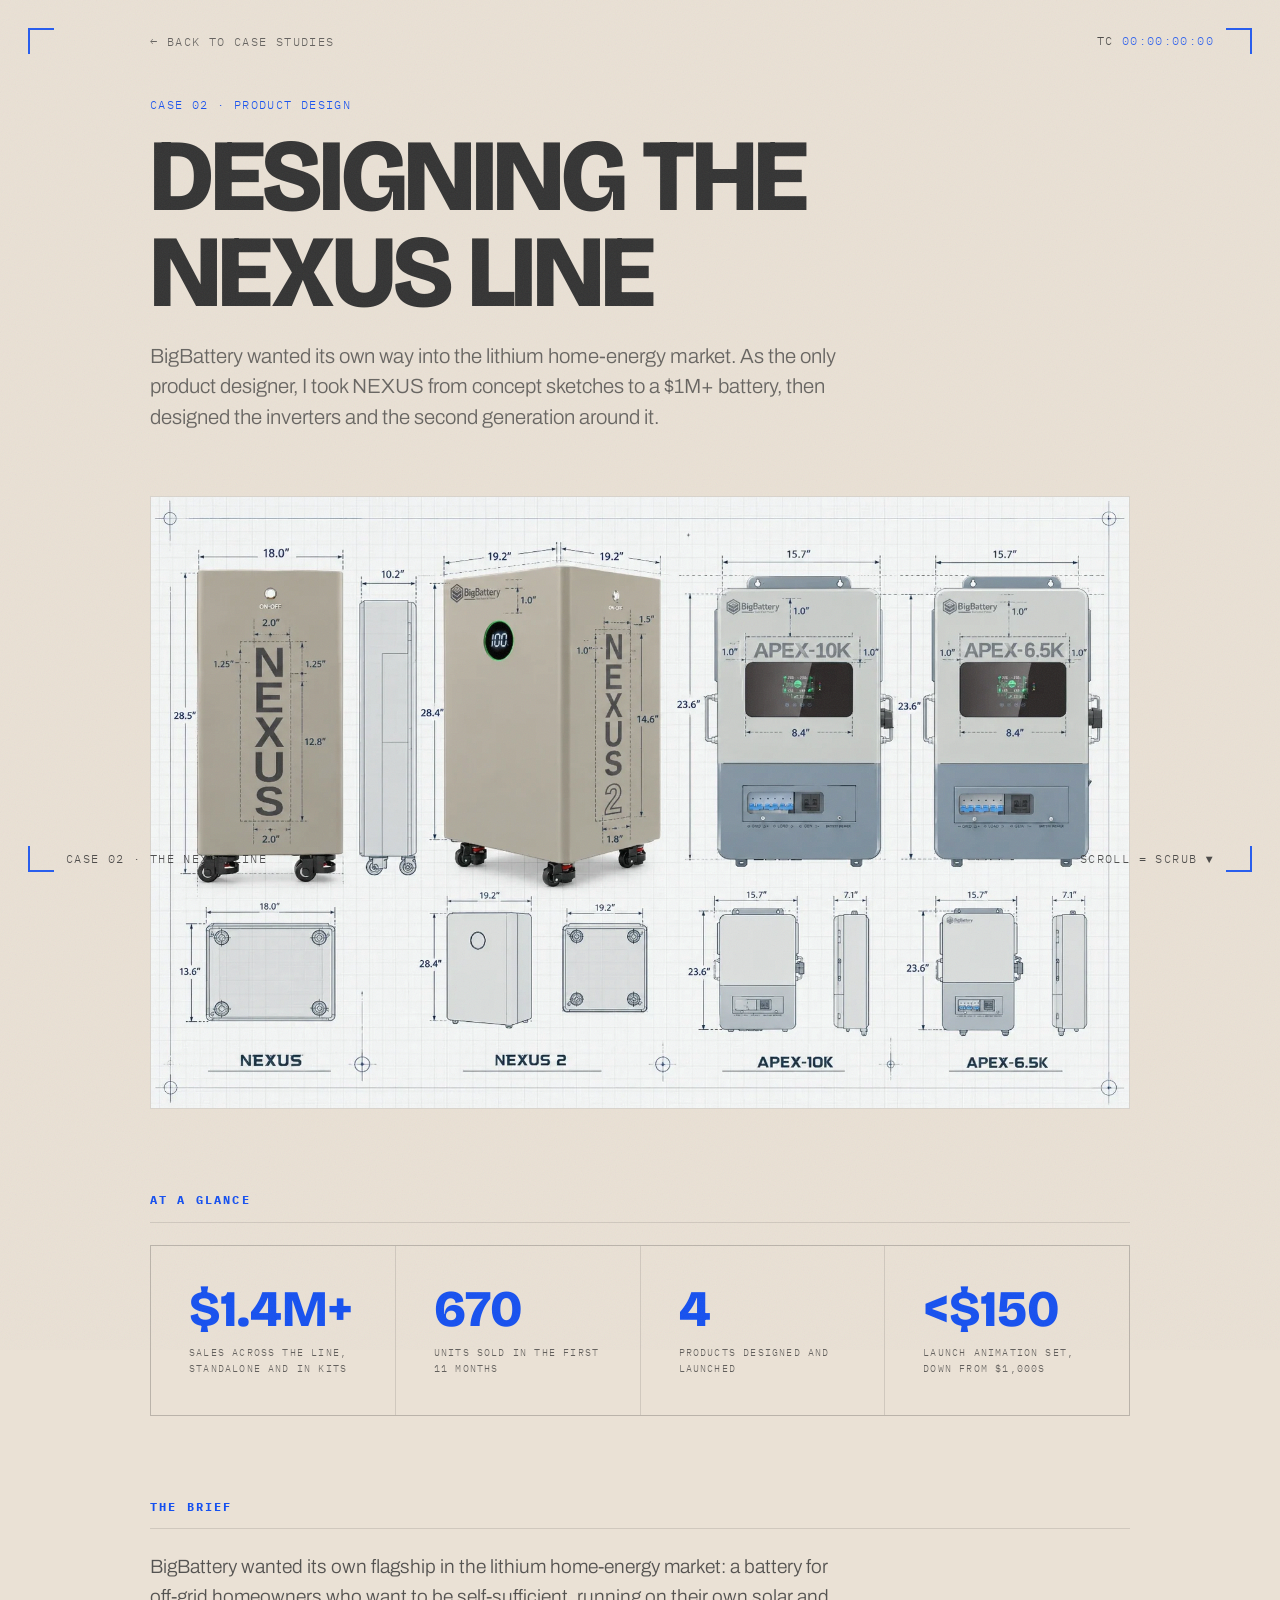
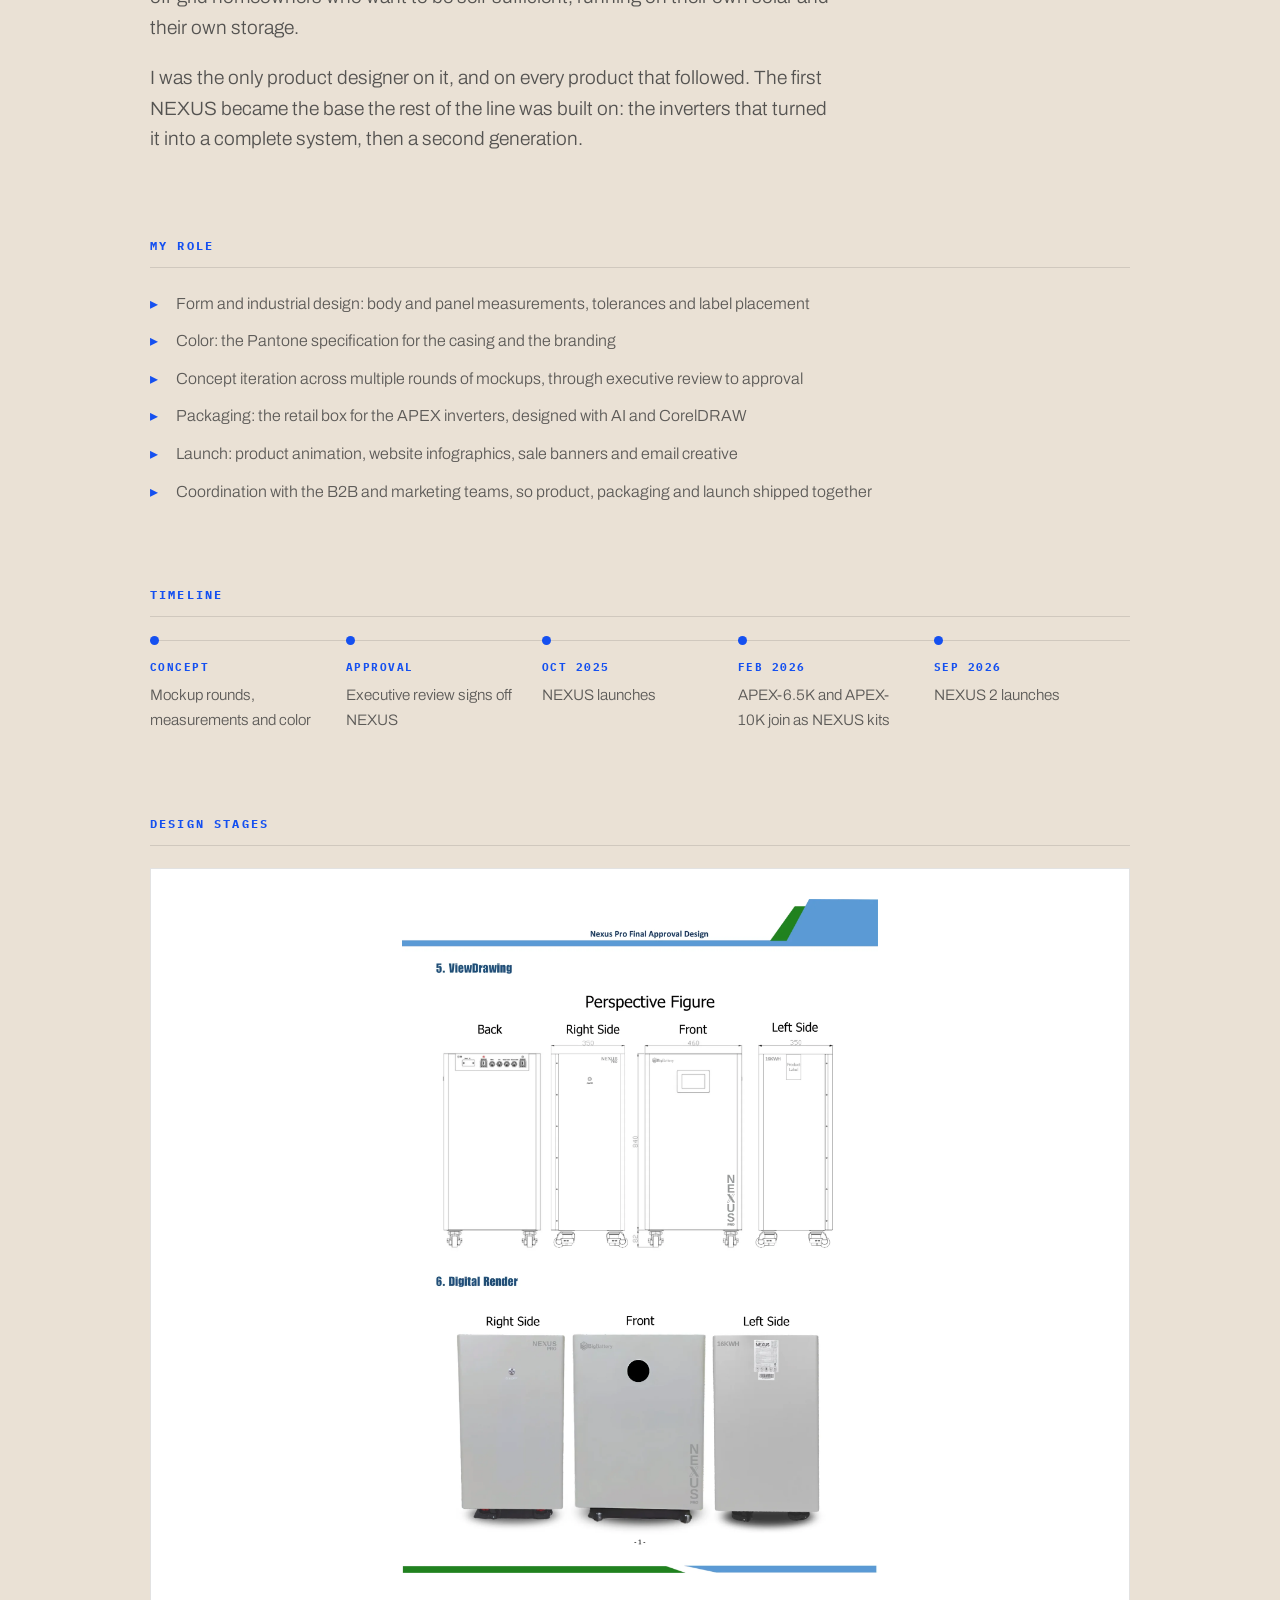
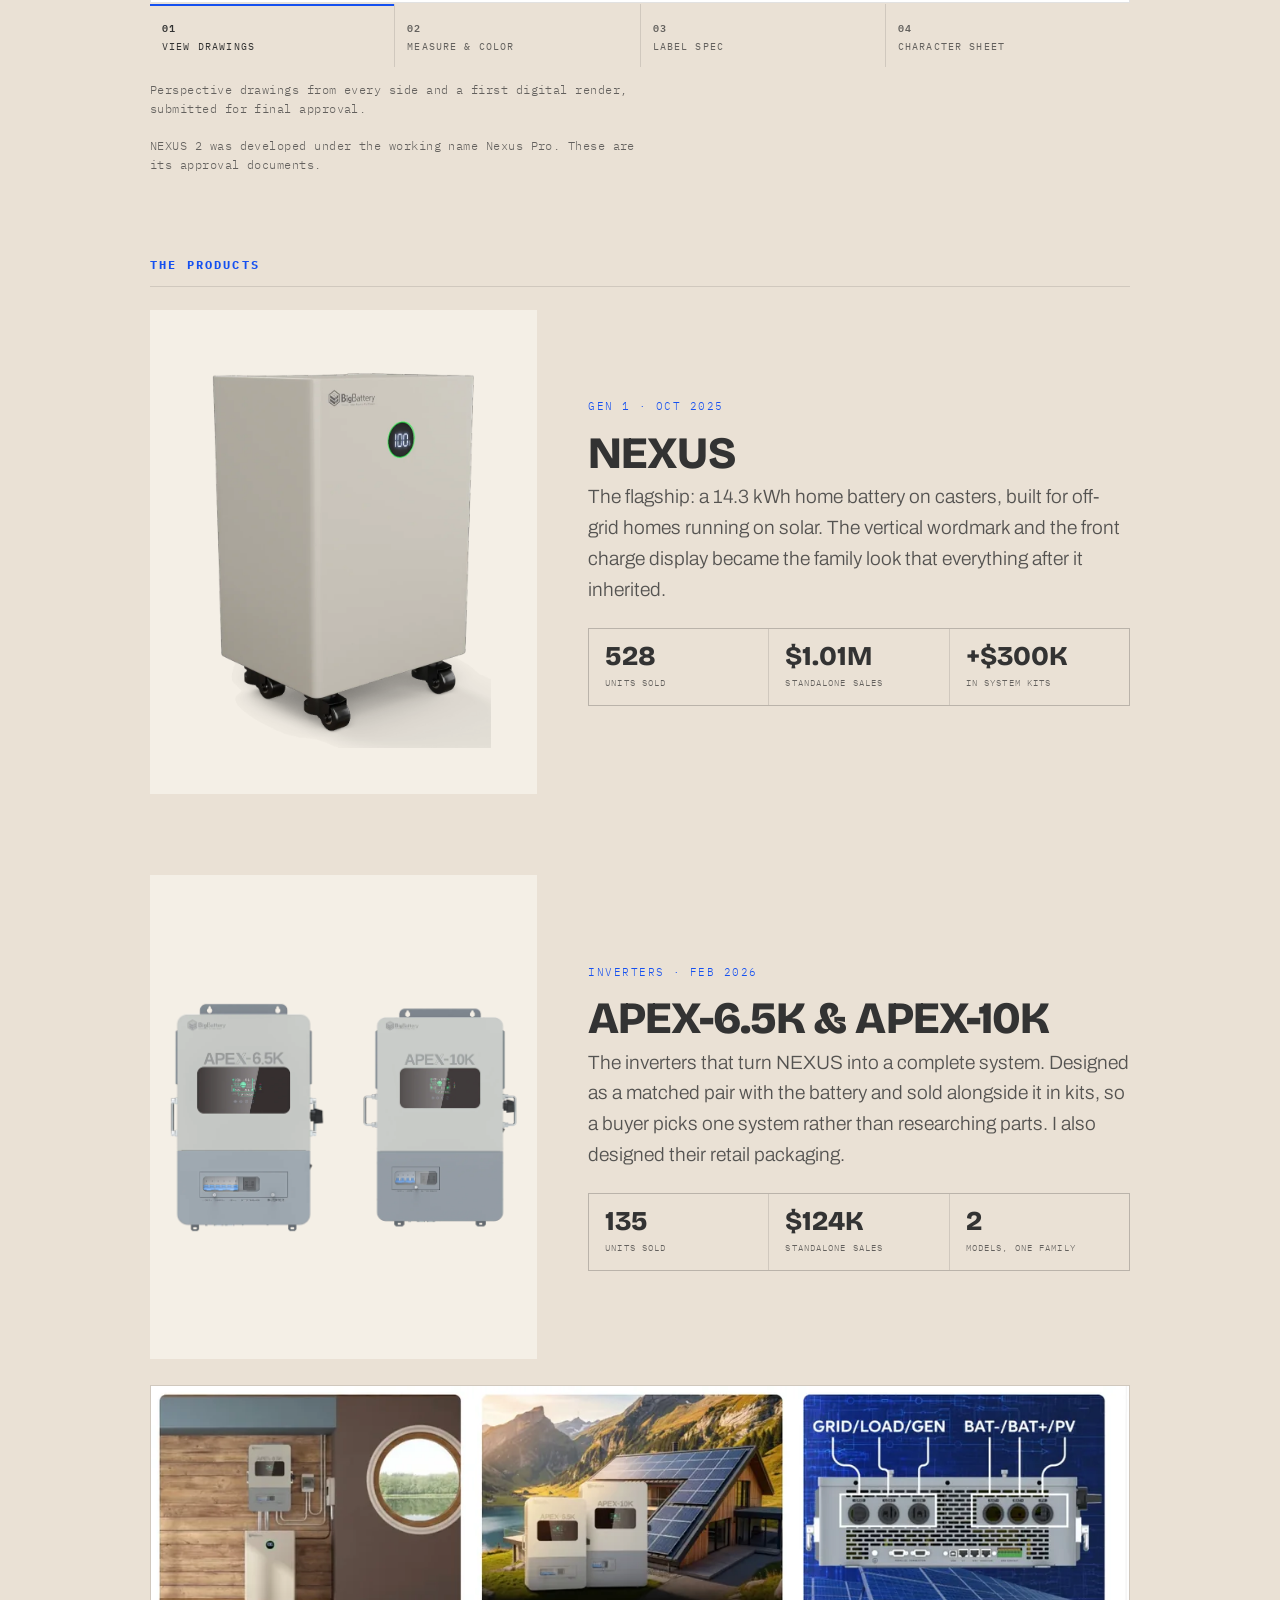
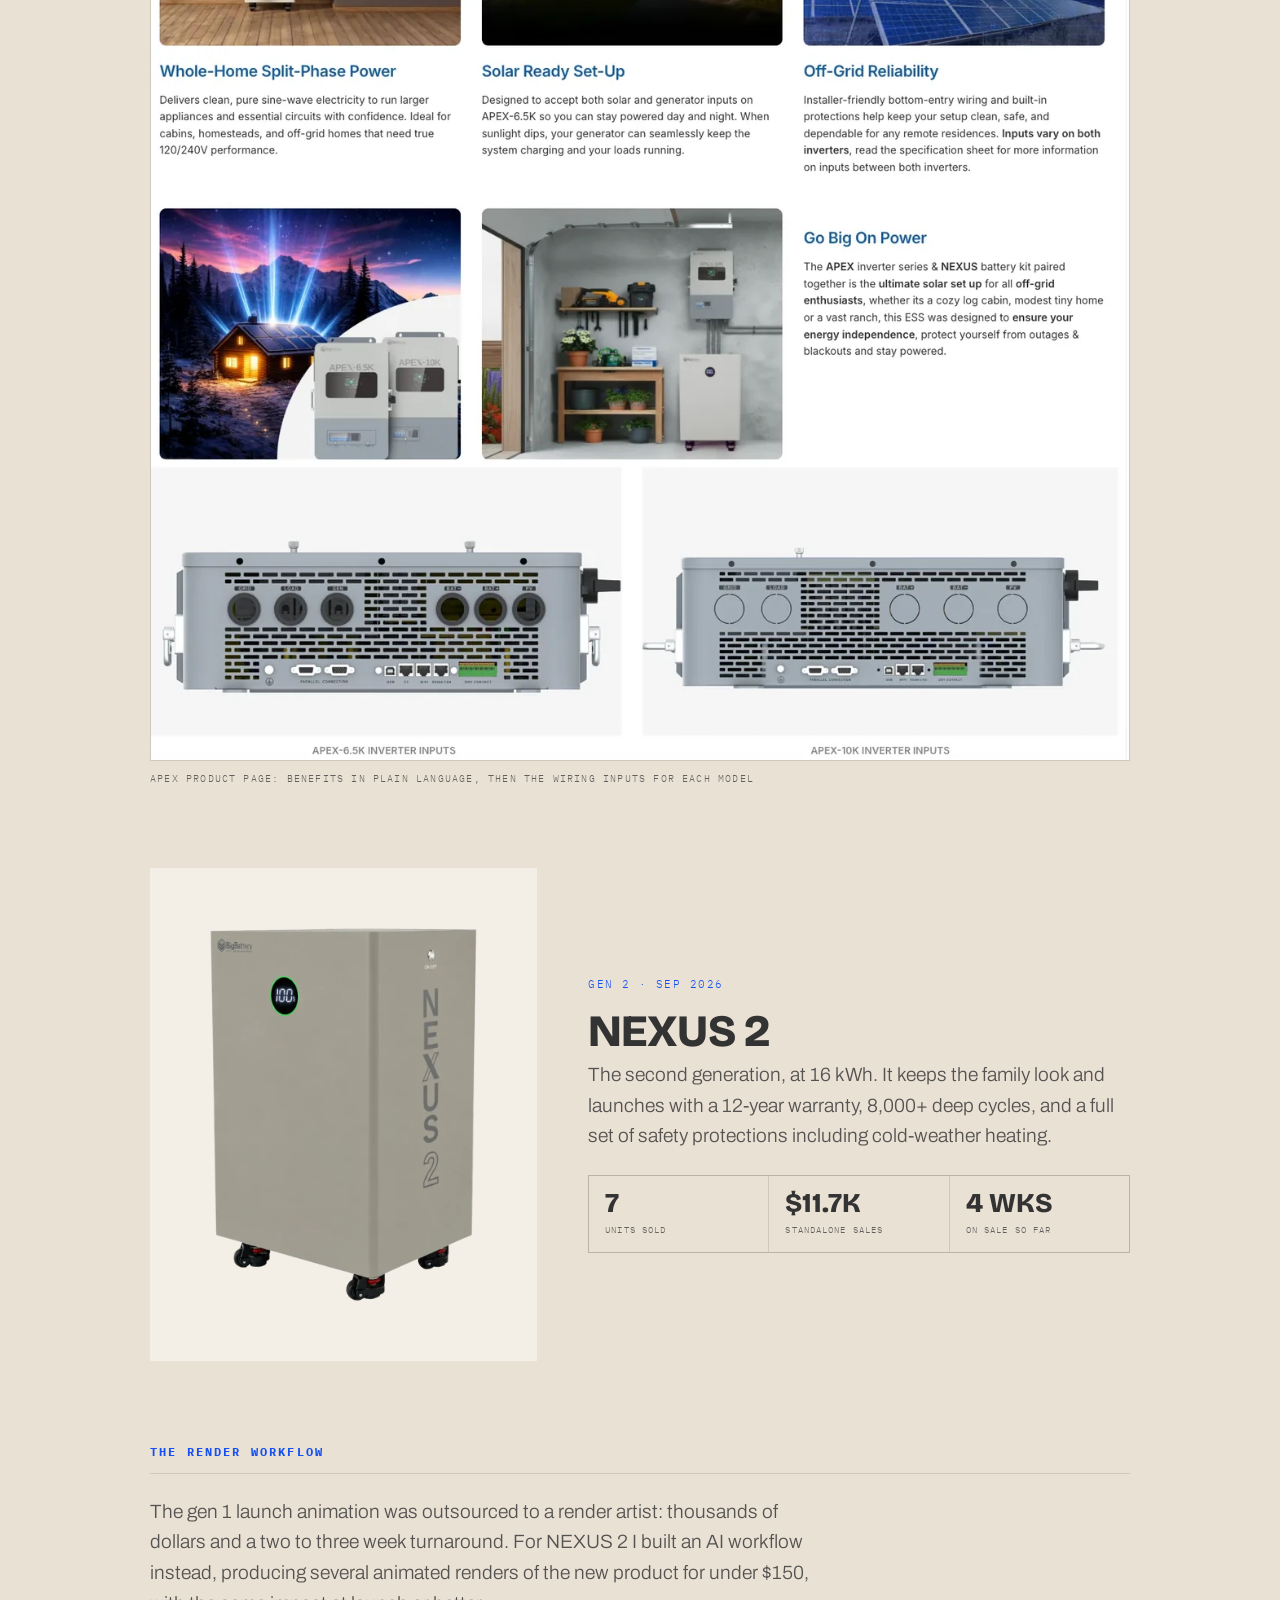
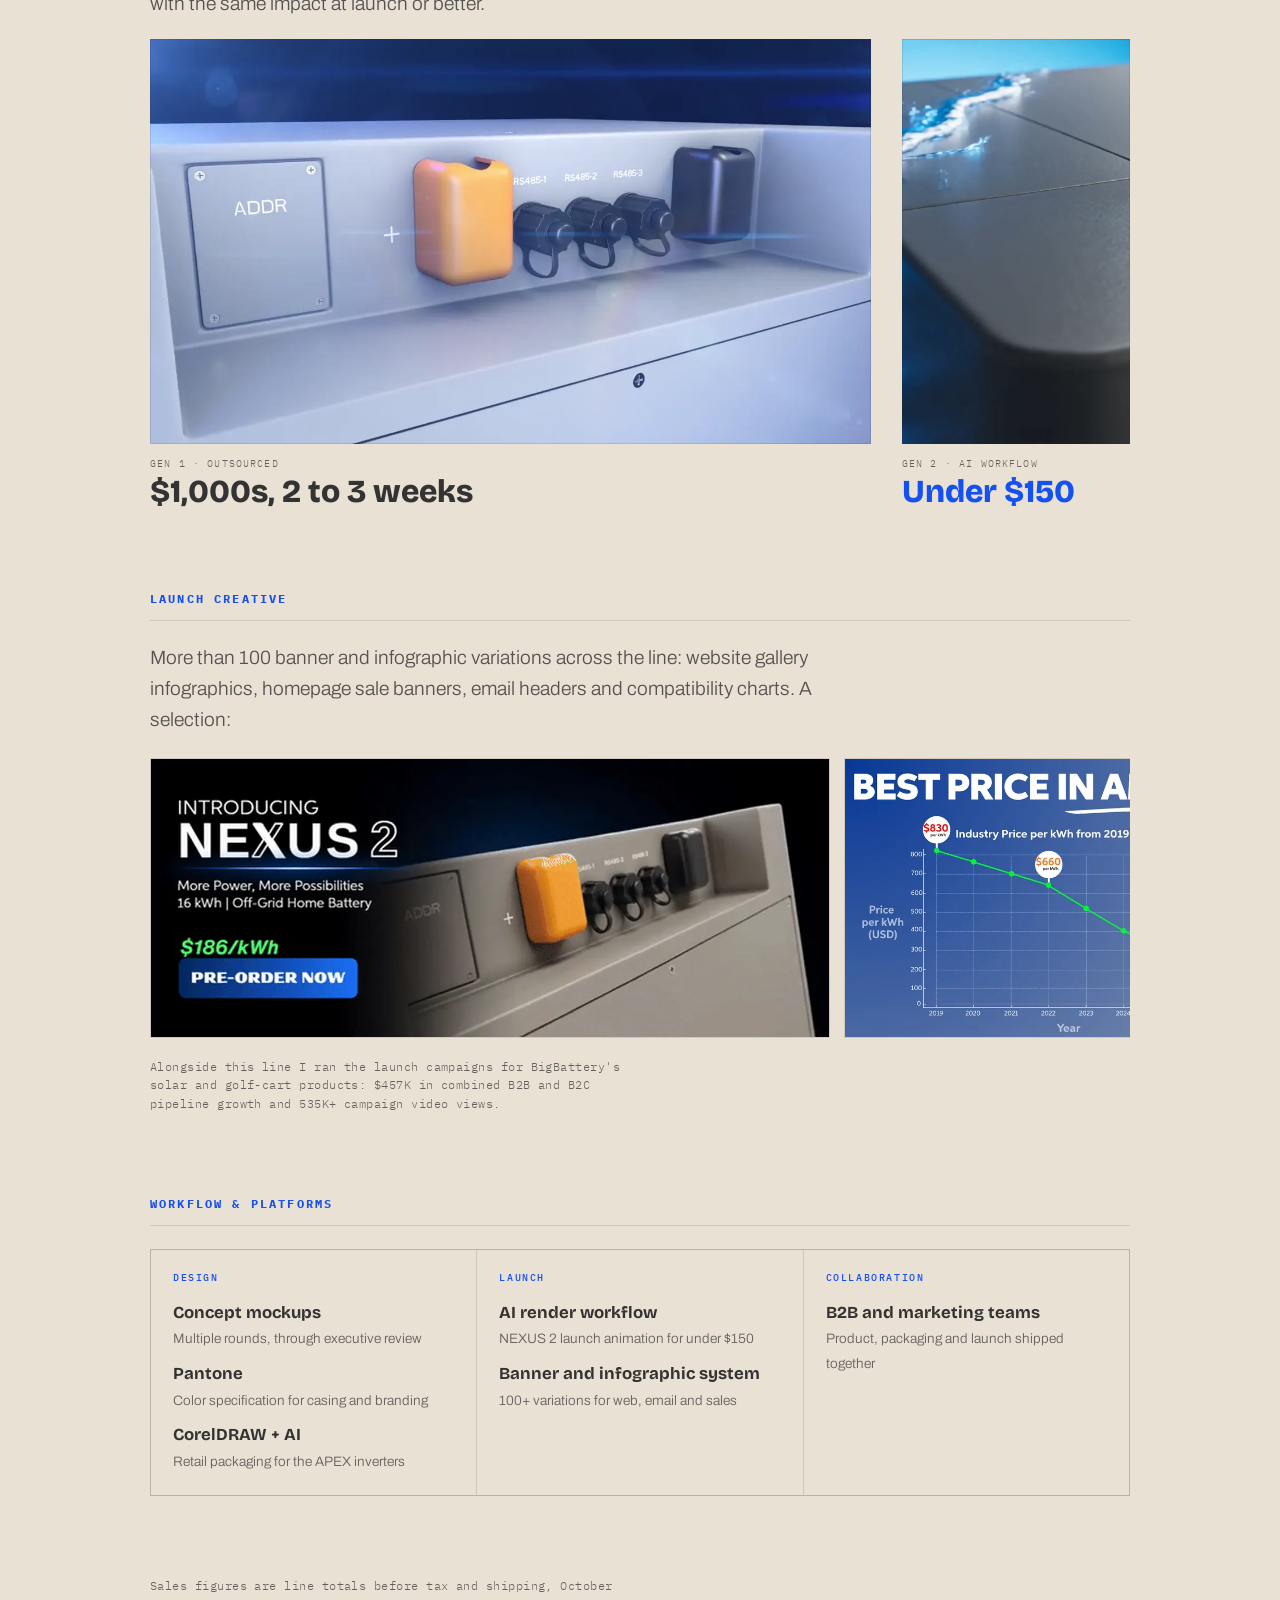
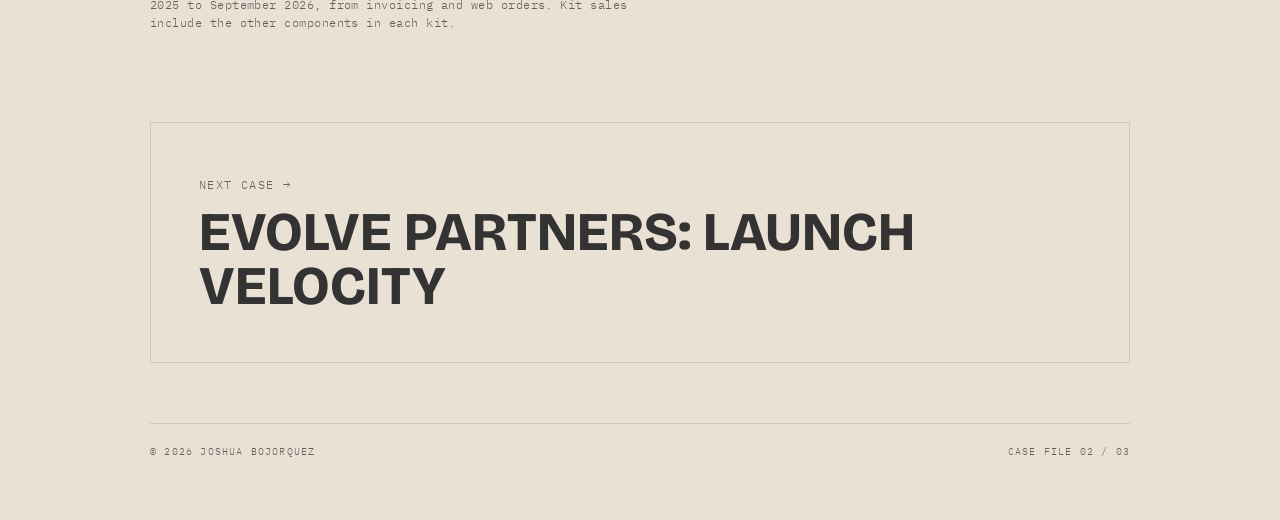
<file: projects/nexus-line.html>
<!DOCTYPE html>
<html lang="en">
<head>
  <meta charset="UTF-8">
  <meta name="viewport" content="width=device-width, initial-scale=1.0">
  <title>Designing the NEXUS Line | Joshua Bojorquez</title>
  <meta name="description" content="Sole product designer on BigBattery's NEXUS batteries and APEX inverters: concept to launch, $1.4M+ in sales, and an AI render workflow that cut launch animation to under $150.">
  <link rel="preconnect" href="https://fonts.googleapis.com">
  <link rel="preconnect" href="https://fonts.gstatic.com" crossorigin>
  <link href="https://fonts.googleapis.com/css2?family=Bricolage+Grotesque:opsz,wght@12..96,200..800&family=IBM+Plex+Mono:wght@400;500;600&family=Archivo:wght@300;400;500&display=swap" rel="stylesheet">
  <link rel="stylesheet" href="../css/base.css">
  <link rel="stylesheet" href="../css/project.css">
  <link rel="icon" href="data:image/svg+xml,<svg xmlns='http://www.w3.org/2000/svg' viewBox='0 0 100 100'><rect width='100' height='100' fill='%230c0c0f'/><polygon points='35,25 75,50 35,75' fill='%23D8FF3E'/></svg>">
</head>
<body>

  <div class="hud" aria-hidden="true">
    <div class="hud-corner tl"></div><div class="hud-corner tr"></div>
    <div class="hud-corner bl"></div><div class="hud-corner br"></div>
    <div class="hud-item hud-tr mono">TC <span id="timecode">00:00:00:00</span></div>
    <div class="hud-item hud-bl mono">CASE 02 · THE NEXUS LINE</div>
    <div class="hud-item hud-br mono">SCROLL = SCRUB ▼</div>
  </div>
  <div class="grain" aria-hidden="true"></div>
  <div class="playhead" aria-hidden="true"><div class="playhead-fill" id="playhead-fill"></div></div>

  <main class="case">
    <a class="back-link" href="../index.html#scene-work" data-cursor="BACK">← BACK TO CASE STUDIES</a>

    <span class="mono case-num">CASE 02 · PRODUCT DESIGN</span>
    <h1 class="case-title"><span class="ln">Designing the</span><span class="ln">NEXUS Line</span></h1>
    <p class="case-standfirst">BigBattery wanted its own way into the lithium home-energy market.
      As the only product designer, I took NEXUS from concept sketches to a $1M+ battery, then
      designed the inverters and the second generation around it.</p>

    <div class="case-media">
      <img src="../assets/case-nexus-blueprint.webp" width="1586" height="992"
           alt="Dimensioned blueprint of the line: NEXUS, NEXUS 2, APEX-10K and APEX-6.5K with front, side and top views">
    </div>

    <section class="case-section">
      <h2>At a Glance</h2>
      <div class="case-results">
        <div class="r"><b>$1.4M+</b><span>Sales across the line, standalone and in kits</span></div>
        <div class="r"><b>670</b><span>Units sold in the first 11 months</span></div>
        <div class="r"><b>4</b><span>Products designed and launched</span></div>
        <div class="r"><b>&lt;$150</b><span>Launch animation set, down from $1,000s</span></div>
      </div>
    </section>

    <section class="case-section">
      <h2>The Brief</h2>
      <p>BigBattery wanted its own flagship in the lithium home-energy market: a battery for
         off-grid homeowners who want to be self-sufficient, running on their own solar and their
         own storage.</p>
      <p>I was the only product designer on it, and on every product that followed. The first
         NEXUS became the base the rest of the line was built on: the inverters that turned it
         into a complete system, then a second generation.</p>
    </section>

    <section class="case-section">
      <h2>My Role</h2>
      <ul>
        <li>Form and industrial design: body and panel measurements, tolerances and label placement</li>
        <li>Color: the Pantone specification for the casing and the branding</li>
        <li>Concept iteration across multiple rounds of mockups, through executive review to approval</li>
        <li>Packaging: the retail box for the APEX inverters, designed with AI and CorelDRAW</li>
        <li>Launch: product animation, website infographics, sale banners and email creative</li>
        <li>Coordination with the B2B and marketing teams, so product, packaging and launch shipped together</li>
      </ul>
    </section>

    <section class="case-section">
      <h2>Timeline</h2>
      <ol class="timeline">
        <li><b>CONCEPT</b><span>Mockup rounds, measurements and color</span></li>
        <li><b>APPROVAL</b><span>Executive review signs off NEXUS</span></li>
        <li><b>OCT 2025</b><span>NEXUS launches</span></li>
        <li><b>FEB 2026</b><span>APEX-6.5K and APEX-10K join as NEXUS kits</span></li>
        <li><b>SEP 2026</b><span>NEXUS 2 launches</span></li>
      </ol>
    </section>

    <section class="case-section">
      <h2>Design Stages</h2>
      <div class="stepper" data-stepper>
        <div class="stepper-stage">
          <img class="is-on" src="../assets/nexus-process-1.webp" alt="Approval sheet: perspective drawings from four sides and the first digital render">
          <img src="../assets/nexus-process-2.webp" alt="Measurement sheet with panel dimensions and the product color guidelines" loading="lazy">
          <img src="../assets/nexus-process-3.webp" alt="Label specification with placement tolerances in millimetres" loading="lazy">
          <img src="../assets/nexus-process-4.webp" alt="NEXUS 2 character sheet: front, hero three-quarter and rear views" loading="lazy">
        </div>
        <div class="stepper-tabs" role="tablist" aria-label="Design stages">
          <button role="tab" data-caption="Perspective drawings from every side and a first digital render, submitted for final approval."><b>01</b>View drawings</button>
          <button role="tab" data-caption="Panel dimensions, plus the Pantone guidelines for the casing and the branding."><b>02</b>Measure &amp; color</button>
          <button role="tab" data-caption="Label placement held to plus or minus 5mm on the production unit."><b>03</b>Label spec</button>
          <button role="tab" data-caption="Front, hero three-quarter and rear: the reference every render and banner was built from."><b>04</b>Character sheet</button>
        </div>
        <p class="case-note stepper-caption"></p>
      </div>
      <p class="case-note">NEXUS 2 was developed under the working name Nexus Pro. These are its approval documents.</p>
    </section>

    <section class="case-section">
      <h2>The Products</h2>

      <article class="product-block" id="nexus">
        <div class="product-shot"><img src="../assets/product-nexus.webp" alt="NEXUS 14.3 kWh battery" loading="lazy"></div>
        <div>
          <span class="product-kicker">GEN 1 · OCT 2025</span>
          <h3>NEXUS</h3>
          <p>The flagship: a 14.3 kWh home battery on casters, built for off-grid homes running on
             solar. The vertical wordmark and the front charge display became the family look
             that everything after it inherited.</p>
          <div class="product-facts">
            <div><b>528</b><span>Units sold</span></div>
            <div><b>$1.01M</b><span>Standalone sales</span></div>
            <div><b>+$300K</b><span>In system kits</span></div>
          </div>
        </div>
      </article>
    </section>

    <section class="case-section">
      <article class="product-block" id="apex">
        <div class="product-shot duo">
          <img src="../assets/product-apex-6.5k.webp" alt="APEX-6.5K inverter" loading="lazy">
          <img src="../assets/product-apex-10k.webp" alt="APEX-10K inverter" loading="lazy">
        </div>
        <div>
          <span class="product-kicker">INVERTERS · FEB 2026</span>
          <h3>APEX-6.5K &amp; APEX-10K</h3>
          <p>The inverters that turn NEXUS into a complete system. Designed as a matched pair with
             the battery and sold alongside it in kits, so a buyer picks one system rather than
             researching parts. I also designed their retail packaging.</p>
          <div class="product-facts">
            <div><b>135</b><span>Units sold</span></div>
            <div><b>$124K</b><span>Standalone sales</span></div>
            <div><b>2</b><span>Models, one family</span></div>
          </div>
        </div>
      </article>
      <figure class="case-figure">
        <img src="../assets/apex-product-page.webp" width="1200" height="1195" loading="lazy"
             alt="APEX product page section: three benefit tiles, installation scenes and a wiring diagram for each model">
        <figcaption>APEX product page: benefits in plain language, then the wiring inputs for each model</figcaption>
      </figure>
    </section>

    <section class="case-section">
      <article class="product-block" id="nexus-2">
        <div class="product-shot"><img src="../assets/product-nexus-2.webp" alt="NEXUS 2 16 kWh battery" loading="lazy"></div>
        <div>
          <span class="product-kicker">GEN 2 · SEP 2026</span>
          <h3>NEXUS 2</h3>
          <p>The second generation, at 16 kWh. It keeps the family look and launches with a
             12-year warranty, 8,000+ deep cycles, and a full set of safety protections
             including cold-weather heating.</p>
          <div class="product-facts">
            <div><b>7</b><span>Units sold</span></div>
            <div><b>$11.7K</b><span>Standalone sales</span></div>
            <div><b>4 WKS</b><span>On sale so far</span></div>
          </div>
        </div>
      </article>
    </section>

    <section class="case-section">
      <h2>The Render Workflow</h2>
      <p>The gen 1 launch animation was outsourced to a render artist: thousands of dollars and a
         two to three week turnaround. For NEXUS 2 I built an AI workflow instead, producing
         several animated renders of the new product for under $150, with the same impact at
         launch or better.</p>
      <div class="compare">
        <figure>
          <video src="../assets/nexus-render-gen1.mp4" poster="../assets/nexus-render-gen1-poster.webp" muted loop playsinline autoplay preload="metadata"
                 aria-label="Gen 1 NEXUS launch render"></video>
          <figcaption><span>GEN 1 · OUTSOURCED</span><b>$1,000s, 2 to 3 weeks</b></figcaption>
        </figure>
        <figure>
          <video src="../assets/nexus.mp4" poster="../assets/nexus-poster.webp" muted loop playsinline autoplay preload="metadata"
                 aria-label="AI-workflow NEXUS launch render"></video>
          <figcaption><span>GEN 2 · AI WORKFLOW</span><b class="win">Under $150</b></figcaption>
        </figure>
      </div>
    </section>

    <section class="case-section" id="creative">
      <h2>Launch Creative</h2>
      <p>More than 100 banner and infographic variations across the line: website gallery
         infographics, homepage sale banners, email headers and compatibility charts. A
         selection:</p>
      <!-- ▶ FULL LIBRARY: paste a view-only Canva link here as
           <a class="mono clip-cta" href="CANVA_LINK">VIEW THE FULL LIBRARY →</a> -->
      <div class="creative-strip">
        <video src="../assets/creative-email-header.mp4" poster="../assets/creative-email-header-poster.webp" muted loop playsinline autoplay preload="metadata"
               aria-label="Animated NEXUS 2 pre-order launch header"></video>
        <img src="../assets/creative-nexus2-price.webp" alt="NEXUS 2 banner: best price in America, $198 per kWh" loading="lazy">
        <img src="../assets/creative-nexus2-info-1.webp" alt="NEXUS 2 infographic: 12-year warranty and 8,000+ deep cycles" loading="lazy">
        <img src="../assets/creative-nexus2-info-2.webp" alt="NEXUS 2 infographic: multiple safety protections" loading="lazy">
        <img src="../assets/creative-nexus2-info-3.webp" alt="NEXUS 2 infographic: casters, charge display and terminals" loading="lazy">
        <img src="../assets/case-nexus-line.webp" alt="APEX launch banner: What Blackout?, with both inverters beside a NEXUS battery" loading="lazy">
        <img src="../assets/creative-apex-ports.webp" alt="APEX infographic labelling the grid, load, generator, battery and PV inputs" loading="lazy">
        <img src="../assets/creative-compat.webp" alt="Compatibility banner listing ten inverter brands that work with NEXUS" loading="lazy">
      </div>
      <p class="case-note">Alongside this line I ran the launch campaigns for BigBattery's solar and
         golf-cart products: $457K in combined B2B and B2C pipeline growth and 535K+ campaign
         video views.</p>
    </section>

    <section class="case-section">
      <h2>Workflow &amp; Platforms</h2>
      <div class="toolkit">
        <div><h3>DESIGN</h3><ul>
          <li><b>Concept mockups</b><span>Multiple rounds, through executive review</span></li>
          <li><b>Pantone</b><span>Color specification for casing and branding</span></li>
          <li><b>CorelDRAW + AI</b><span>Retail packaging for the APEX inverters</span></li>
        </ul></div>
        <div><h3>LAUNCH</h3><ul>
          <li><b>AI render workflow</b><span>NEXUS 2 launch animation for under $150</span></li>
          <li><b>Banner and infographic system</b><span>100+ variations for web, email and sales</span></li>
        </ul></div>
        <div><h3>COLLABORATION</h3><ul>
          <li><b>B2B and marketing teams</b><span>Product, packaging and launch shipped together</span></li>
        </ul></div>
      </div>
    </section>

    <p class="case-note">Sales figures are line totals before tax and shipping, October 2025 to
      September 2026, from invoicing and web orders. Kit sales include the other components in
      each kit.</p>

    <a class="case-next" href="launch-velocity.html" data-cursor="NEXT">
      <span class="mono">NEXT CASE →</span>
      <h3>Evolve Partners: Launch Velocity</h3>
    </a>

    <footer class="case-footer">
      <span>© 2026 JOSHUA BOJORQUEZ</span><span>CASE FILE 02 / 03</span>
    </footer>
  </main>

  <script src="../js/project.js"></script>
</body>
</html>
</file>
<file: css/base.css>
/* ============================================================
   JB PORTFOLIO / base.css
   tokens, reset, HUD chrome, cursor, grain, tickers, shared bits
   ============================================================ */

:root {
  /* ---- LIGHT THEME (default) ----
     --ink = page background, --bone = primary text (roles kept; values flip).
     --acid is the interactive accent; --*-rgb channels let translucent
     colors flip with the theme. Dark palette preserved below for a toggle. */
  /* Matched to the hero clip's backdrop so its edges disappear into the page.
     Sampled by drawing the <video> to a canvas and reading the pixels, NOT
     from an ffmpeg-exported still, which decodes colour range differently and
     came out 3 units darker, enough to leave a visible rectangle. */
  --ink: #eae1d5;
  --ink-2: #f4efe6;        /* raised surface / cards: same warm hue, lighter */
  /* charcoal, not black: ~9.7:1 here instead of pure black's ~16:1, so the
     page reads soft rather than glaring while staying well past AA */
  --bone: #333333;
  --bone-rgb: 51, 51, 51;
  --acid: #1550f0;         /* electric-blue accent (reads on light) */
  --acid-rgb: 21, 80, 240;
  --hud-blue: #1550f0;
  --coral: #ff4d29;
  /* 0.74 (not 0.68): the warmer, darker canvas eats contrast, and 0.68 put
     secondary text at ~4.1:1 here, below AA. 0.74 restores ~4.8:1. */
  --dim: rgba(var(--bone-rgb), 0.74);
  --hairline: rgba(var(--bone-rgb), 0.14);
  --display: "Bricolage Grotesque", sans-serif;
  --body: "Archivo", sans-serif;
  --mono: "IBM Plex Mono", monospace;
  --hud-pad: clamp(14px, 2.2vw, 28px);
}

:root[data-theme="dark"] {
  --ink: #0c0c0f;
  --ink-2: #121218;
  --bone: #f2efe6;
  --bone-rgb: 242, 239, 230;
  --acid: #d8ff3e;
  --acid-rgb: 216, 255, 62;
  --hud-blue: #5cb2ff;
  --dim: rgba(var(--bone-rgb), 0.45);
  --hairline: rgba(var(--bone-rgb), 0.14);
}

*, *::before, *::after { box-sizing: border-box; margin: 0; padding: 0; }

/* NOTE: no CSS scroll-behavior:smooth here, it fights GSAP ScrollTrigger
   pinning on fast scrolls (stuck pins). In-page anchors smooth-scroll via JS. */

body {
  background: var(--ink);
  color: var(--bone);
  font-family: var(--body);
  font-weight: 300;
  line-height: 1.6;
  overflow-x: hidden;
  -webkit-font-smoothing: antialiased;
}

::selection { background: var(--acid); color: var(--ink); }

img, svg, video, iframe { display: block; max-width: 100%; }

a { color: inherit; text-decoration: none; }

.mono {
  font-family: var(--mono);
  font-size: 0.72rem;
  letter-spacing: 0.12em;
  text-transform: uppercase;
}

.dim { color: var(--dim); }

.sr-only {
  position: absolute;
  width: 1px; height: 1px;
  padding: 0; margin: -1px;
  overflow: hidden;
  clip: rect(0, 0, 0, 0);
  white-space: nowrap;
  border: 0;
}

/* Outline text CSS fallback (no-JS only). -webkit-text-stroke has a real,
   persistent WebKit/Blink bug on complex/concave glyphs (E, Q) where the
   stroke's offset-path fails to union or closes incompletely, and no amount of
   color/fill-mode tuning fixes it reliably. js/main.js replaces this text
   with real SVG stroke (proper vector path stroking, immune to the bug);
   this rule only matters if JS fails to run. */
.outline {
  color: var(--bone);
  -webkit-text-fill-color: transparent;
  -webkit-text-stroke: 2px var(--bone);
}
.outline svg { overflow: visible; }
/* This font builds some glyphs (notably E) from several OVERLAPPING subpaths.
   Filled, they merge invisibly; stroked with fill:none, every subpath's own
   outline shows, which is why the E read as a spine plus three boxed bars.
   Fix: paint the stroke FIRST, then lay an opaque fill over it. The fill is
   the union of those subpaths, so it hides all the interior seams and leaves
   only the outer contour: a clean, single hollow letter.
   The fill therefore has to match the page background (--ink). It covers the
   stroke's inner half, so stroke-width is doubled to 4px to keep the visible
   band at the intended 2px. NOTE: if the hero ever gets a strongly patterned
   or photographic background, this flat fill would become visible. */
.outline svg text {
  paint-order: stroke;
  fill: var(--ink);
  stroke: var(--bone);
  stroke-width: 4px;
  stroke-linejoin: round;
  stroke-linecap: round;
}

/* ---------- camera HUD ---------- */
.hud { position: fixed; inset: 0; pointer-events: none; z-index: 60; }

.hud-corner {
  position: absolute;
  width: 26px; height: 26px;
  border: 2px solid var(--hud-blue);
  opacity: 0.9;
  transition: transform 0.55s cubic-bezier(0.22, 1, 0.36, 1),
              border-width 0.55s cubic-bezier(0.22, 1, 0.36, 1);
}
/* corners glow slightly while locked onto a hovered element */
.hud.is-framing .hud-corner {
  filter: drop-shadow(0 0 6px var(--hud-blue));
}
/* each bracket scales about its OWN corner (the point that touches the
   framed element), so JS can shrink them for small targets like the nav
   tabs without the anchor drifting */
.hud-corner.tl { top: var(--hud-pad); left: var(--hud-pad); border-right: 0; border-bottom: 0; transform-origin: top left; }
.hud-corner.tr { top: var(--hud-pad); right: var(--hud-pad); border-left: 0; border-bottom: 0; transform-origin: top right; }
.hud-corner.bl { bottom: var(--hud-pad); left: var(--hud-pad); border-right: 0; border-top: 0; transform-origin: bottom left; }
.hud-corner.br { bottom: var(--hud-pad); right: var(--hud-pad); border-left: 0; border-top: 0; transform-origin: bottom right; }

.hud-item { position: absolute; color: var(--bone); opacity: 0.85; }
.hud-tl { top: calc(var(--hud-pad) + 4px); left: calc(var(--hud-pad) + 38px); }
.hud-tr { top: calc(var(--hud-pad) + 4px); right: calc(var(--hud-pad) + 38px); }
.hud-bl { bottom: calc(var(--hud-pad) + 4px); left: calc(var(--hud-pad) + 38px); }
.hud-br { bottom: calc(var(--hud-pad) + 4px); right: calc(var(--hud-pad) + 38px); }

#timecode { color: var(--hud-blue); }

@media (max-width: 720px) {
  .hud-bl, .hud-br { display: none; }
  .hud-tl { display: none; }
}

/* ---------- scene nav: rounded-rect tabs, centered top (desktop);
   hamburger + dropdown panel (mobile) ---------- */
.scene-nav {
  position: fixed;
  top: var(--hud-pad);
  left: 50%;
  transform: translateX(-50%);
  z-index: 65;
}

/* desktop: no container chrome. The tabs are free-standing text, and the
   viewfinder brackets are what outlines them on hover. The generous gap
   leaves room for those brackets to sit outside a tab without colliding
   with its neighbours. */
.scene-nav-tabs {
  display: flex;
  gap: clamp(16px, 1.8vw, 26px);
}

.scene-nav-tab {
  font-family: var(--mono);
  font-size: 0.6rem;
  letter-spacing: 0.1em;
  text-transform: uppercase;
  color: var(--dim);
  padding: 7px 4px;   /* hit area only, no visible box */
  white-space: nowrap;
  transition: color 0.25s ease;
}
.scene-nav-tab:hover { color: var(--bone); }
/* active state is colour-only, to stay consistent with the no-chrome look */
.scene-nav-tab.is-active { color: var(--acid); }

/* mobile: hamburger toggle + dropdown panel */
.scene-nav-toggle {
  display: none;
  flex-direction: column;
  align-items: center;
  justify-content: center;
  gap: 4px;
  width: 42px; height: 42px;
  background: rgba(var(--bone-rgb), 0.06);
  border: 1px solid var(--hairline);
  border-radius: 12px;
  backdrop-filter: blur(10px);
  -webkit-backdrop-filter: blur(10px);
  cursor: pointer;
}
.scene-nav-toggle span {
  display: block; width: 16px; height: 1.5px;
  background: var(--bone);
  transition: transform 0.25s ease, opacity 0.2s ease;
}
.scene-nav-toggle.is-open span:nth-child(1) { transform: translateY(5.5px) rotate(45deg); }
.scene-nav-toggle.is-open span:nth-child(2) { opacity: 0; }
.scene-nav-toggle.is-open span:nth-child(3) { transform: translateY(-5.5px) rotate(-45deg); }

@media (max-width: 720px) {
  /* hamburger anchors top-LEFT, clearing the corner viewfinder bracket */
  .scene-nav {
    left: calc(var(--hud-pad) + 32px);
    transform: none;
  }
  .scene-nav-toggle { display: flex; }
  /* the dropdown DOES need panel chrome (it floats over content), so the
     background/blur removed from the desktop rule is restored here */
  .scene-nav-tabs {
    position: fixed;
    top: calc(var(--hud-pad) + 50px);
    left: calc(var(--hud-pad) + 32px);
    flex-direction: column;
    gap: 2px;
    width: min(70vw, 240px);
    background: rgba(var(--bone-rgb), 0.06);
    border: 1px solid var(--hairline);
    border-radius: 16px;
    padding: 8px;
    backdrop-filter: blur(10px);
    -webkit-backdrop-filter: blur(10px);
    opacity: 0;
    transform: translateY(-10px);
    pointer-events: none;
    transition: opacity 0.25s ease, transform 0.25s ease;
  }
  .scene-nav-tabs.is-open {
    opacity: 1;
    transform: translateY(0);
    pointer-events: auto;
  }
  .scene-nav-tab { text-align: left; padding: 11px 14px; border-radius: 10px; }
}

/* NOTE: the custom ring cursor was removed, the native pointer is back.
   The data-cursor="…" attributes left on links/buttons are inert; they're
   kept only so the effect could be restored without re-tagging everything. */

/* ---------- grain ---------- */
.grain {
  position: fixed; inset: -50%;
  z-index: 55; pointer-events: none;
  opacity: 0.07;
  background-image: url("data:image/svg+xml,%3Csvg xmlns='http://www.w3.org/2000/svg' width='240' height='240'%3E%3Cfilter id='n'%3E%3CfeTurbulence type='fractalNoise' baseFrequency='0.85' numOctaves='2'/%3E%3C/filter%3E%3Crect width='240' height='240' filter='url(%23n)'/%3E%3C/svg%3E");
  animation: grain-shift 0.9s steps(4) infinite;
}
@keyframes grain-shift {
  0% { transform: translate(0, 0); }
  25% { transform: translate(-2%, 1.5%); }
  50% { transform: translate(1.5%, -2%); }
  75% { transform: translate(-1%, -1%); }
  100% { transform: translate(0, 0); }
}

/* ---------- tickers ---------- */
.ticker { overflow: hidden; white-space: nowrap; }
.ticker-track {
  display: inline-flex;
  animation: ticker 26s linear infinite;
  font-size: clamp(0.8rem, 1.6vw, 1.1rem);
  color: var(--dim);
}
.ticker-track.reverse { animation-direction: reverse; }
.ticker-track span { padding-right: 0.5em; }
@keyframes ticker { to { transform: translateX(-50%); } }

/* ---------- scene scaffolding ---------- */
.scene {
  position: relative;
  padding: clamp(90px, 14vh, 160px) clamp(20px, 6vw, 90px);
}

.scene-title {
  font-family: var(--display);
  font-weight: 750;
  font-size: clamp(2.4rem, 7vw, 5.5rem);
  line-height: 0.95;
  letter-spacing: -0.02em;
  margin-bottom: clamp(36px, 6vh, 72px);
  display: flex; align-items: baseline; gap: 0.4em;
}
.scene-num {
  color: var(--acid);
  font-size: clamp(0.8rem, 1.4vw, 1rem);
  transform: translateY(-0.6em);
}

/* reveal helper (JS toggles .in) */
.reveal { opacity: 0; transform: translateY(40px); }
.reveal.in {
  opacity: 1; transform: none;
  transition: opacity 0.9s cubic-bezier(0.16, 1, 0.3, 1),
              transform 0.9s cubic-bezier(0.16, 1, 0.3, 1);
}

/* ---------- mobile scaffolding: tighter rhythm so sections aren't buried
   under desktop-scale whitespace, and headings actually fit ---------- */
@media (max-width: 720px) {
  .scene { padding: 72px 20px; }
  .scene-title {
    font-size: clamp(1.9rem, 8.5vw, 2.6rem);
    margin-bottom: 24px;
  }
  .scene-num { font-size: 0.7rem; }
  /* keep long words from forcing horizontal overflow on narrow screens */
  h1, h2, h3, p { overflow-wrap: break-word; }
}

/* ---------- reduced motion ---------- */
@media (prefers-reduced-motion: reduce) {
  .ticker-track, .grain { animation: none !important; }
  .reveal { opacity: 1 !important; transform: none !important; }
}
</file>
<file: css/project.css>
/* ============================================================
   JB PORTFOLIO / project.css (case-study pages)
   ============================================================ */

/* top padding puts the back link on the same line as the HUD text (TC on the
   right), so the page opens straight onto the title instead of a gap */
.case { max-width: 1100px; margin: 0 auto; padding: var(--hud-pad) clamp(20px, 5vw, 60px) 60px; }

.back-link {
  display: inline-block;
  font-family: var(--mono);
  font-size: 0.72rem;
  letter-spacing: 0.12em;
  color: var(--dim);
  margin-bottom: clamp(28px, 5vh, 56px);
  transition: color 0.25s ease;
}
.back-link:hover { color: var(--acid); }
/* on phones the column edge sits under the top-left bracket, so step clear of it */
@media (max-width: 720px) { .back-link { margin-left: calc(var(--hud-pad) + 38px - 20px); } }

.case-num { color: var(--acid); display: block; margin-bottom: 14px; }

.case-title {
  font-family: var(--display);
  font-weight: 800;
  /* sized so the longest line ("ANALYSIS PARALYSIS") fits the column at any width */
  font-size: clamp(1.4rem, 8.2vw, 6.4rem);
  line-height: 0.94;
  letter-spacing: -0.03em;
  text-transform: uppercase;
  margin-bottom: 1.6rem;
}

/* one line of framing under the title: role, dates, scope */
.case-standfirst {
  max-width: 60ch;
  margin: -0.4rem 0 clamp(40px, 7vh, 70px);
  font-size: clamp(1.05rem, 1.6vw, 1.3rem);
  line-height: 1.5;
  color: rgba(var(--bone-rgb), 0.72);
}

/* each line is a fixed pair of words that never wraps, so no word is left alone on a row */
.case-title .ln { display: block; white-space: nowrap; }

/* media slot */
.case-media {
  border: 1px solid var(--hairline);
  background: var(--ink-2);
  margin-bottom: clamp(50px, 9vh, 90px);
}
.case-media iframe, .case-media video { width: 100%; aspect-ratio: 16 / 9; border: 0; }
.media-placeholder {
  aspect-ratio: 16 / 9;
  display: flex; flex-direction: column;
  align-items: center; justify-content: center; gap: 12px;
  background:
    repeating-linear-gradient(45deg, transparent 0 24px, rgba(var(--bone-rgb), 0.025) 24px 48px),
    var(--ink-2);
  color: var(--dim);
}

/* content blocks */
.case-section { margin-bottom: clamp(50px, 9vh, 90px); }
.case-section h2 {
  font-family: var(--mono);
  font-size: 0.75rem;
  letter-spacing: 0.18em;
  text-transform: uppercase;
  color: var(--acid);
  margin-bottom: 1.4rem;
  padding-bottom: 12px;
  border-bottom: 1px solid var(--hairline);
}
.case-section p {
  font-size: clamp(1rem, 1.5vw, 1.2rem);
  color: rgba(var(--bone-rgb), 0.82);
  max-width: 62ch;
  margin-bottom: 1.2rem;
}
.case-section ul { list-style: none; display: flex; flex-direction: column; gap: 12px; margin-bottom: 1.4rem; }
.case-section ul:last-child { margin-bottom: 0; }
.case-section li {
  padding-left: 26px; position: relative;
  color: rgba(var(--bone-rgb), 0.78);
}
.case-section li::before {
  content: "▸"; position: absolute; left: 0; color: var(--acid);
}

/* results grid */
.case-results {
  display: grid;
  grid-template-columns: repeat(auto-fit, minmax(200px, 1fr));
  gap: 1px;
  background: var(--hairline);
  border: 1px solid var(--hairline);
}
.case-results .r {
  background: var(--ink);
  padding: clamp(22px, 3vw, 38px);
  display: flex; flex-direction: column; gap: 10px;
}
.case-results .r b {
  font-family: var(--display);
  font-weight: 800;
  font-size: clamp(1.9rem, 4vw, 3.2rem);
  line-height: 1;
  color: var(--acid);
}
.case-results .r span {
  font-family: var(--mono);
  font-size: 0.62rem;
  letter-spacing: 0.12em;
  text-transform: uppercase;
  color: var(--dim);
}

/* next project */
.case-next {
  display: block;
  border: 1px solid var(--hairline);
  padding: clamp(28px, 4vw, 48px);
  margin-top: clamp(60px, 10vh, 110px);
  transition: border-color 0.3s ease, background 0.3s ease;
}
.case-next:hover { border-color: var(--acid); background: var(--ink-2); }
.case-next .mono { color: var(--dim); }
.case-next h3 {
  font-family: var(--display);
  font-weight: 750;
  font-size: clamp(1.8rem, 4.5vw, 3.4rem);
  text-transform: uppercase;
  line-height: 1;
  margin-top: 8px;
}

.case-footer {
  font-family: var(--mono);
  font-size: 0.62rem;
  letter-spacing: 0.12em;
  text-transform: uppercase;
  color: var(--dim);
  display: flex; justify-content: space-between; flex-wrap: wrap; gap: 10px;
  padding-top: 20px; margin-top: 60px;
  border-top: 1px solid var(--hairline);
}

/* ---------- media: a still in the hero slot, or inline in a section ---------- */
.case-media img { width: 100%; height: auto; display: block; }
.case-figure { margin: 1.6rem 0 0; }
.case-figure img, .case-figure video { width: 100%; height: auto; display: block; border: 1px solid var(--hairline); }
.case-figure figcaption, .case-note {
  font-family: var(--mono);
  font-size: 0.62rem;
  letter-spacing: 0.12em;
  text-transform: uppercase;
  color: var(--dim);
  margin-top: 10px;
}
.case-note, .case-section .case-note { text-transform: none; color: var(--dim); letter-spacing: 0.04em; font-size: 0.72rem; line-height: 1.6; max-width: 70ch; }

/* ---------- timeline: launch dates as one scannable row ---------- */
.timeline {
  list-style: none;
  display: grid;
  grid-template-columns: repeat(auto-fit, minmax(170px, 1fr));
  border-top: 1px solid var(--hairline);
}
.case-section .timeline li { padding: 18px 18px 0 0; position: relative; color: inherit; }
.case-section .timeline li::before {
  content: ""; position: absolute; top: -5px; left: 0;
  width: 9px; height: 9px; border-radius: 50%; background: var(--acid);
}
.timeline b { display: block; font-family: var(--mono); font-size: 0.66rem; letter-spacing: 0.14em; color: var(--acid); margin-bottom: 6px; }
.timeline span { font-size: 0.95rem; color: rgba(var(--bone-rgb), 0.78); }

/* ---------- process stepper: design stages, one sheet at a time ---------- */
.stepper-stage {
  position: relative;
  aspect-ratio: 4 / 3;              /* most sheets are portrait A4 */
  background: #fff;                 /* the sheets are white documents */
  border: 1px solid var(--hairline);
  overflow: hidden;
}
.stepper-stage img {
  position: absolute; inset: 0;
  width: 100%; height: 100%;
  object-fit: contain;
  padding: 3%;
  box-sizing: border-box;
  opacity: 0;
  transition: opacity 0.5s ease;
}
.stepper-stage img.is-on { opacity: 1; }
.stepper-tabs { display: grid; grid-template-columns: repeat(auto-fit, minmax(0, 1fr)); gap: 1px; background: var(--hairline); margin-top: 1px; }
.stepper-tabs button {
  background: var(--ink);
  border: 0;
  padding: 14px 12px;
  text-align: left;
  color: var(--dim);
  font-family: var(--mono);
  font-size: 0.6rem;
  letter-spacing: 0.12em;
  text-transform: uppercase;
  cursor: pointer;
  position: relative;
  transition: color 0.25s ease;
}
.stepper-tabs button b { display: block; color: inherit; font-weight: 600; margin-bottom: 4px; }
.stepper-tabs button::after {
  content: ""; position: absolute; left: 0; right: 0; top: 0; height: 2px;
  background: var(--acid); transform: scaleX(0); transform-origin: left;
}
.stepper-tabs button.is-on { color: var(--bone); }
.stepper-tabs button.is-on::after { transform: scaleX(1); transition: transform var(--step-ms, 4200ms) linear; }
.stepper.is-paused .stepper-tabs button.is-on::after,
.stepper.is-static .stepper-tabs button.is-on::after { transition: none; }
.stepper-caption { margin-top: 14px; }

/* ---------- product blocks: one repeated layout so products compare ---------- */
.product-block {
  display: grid;
  grid-template-columns: minmax(0, 5fr) minmax(0, 7fr);
  gap: clamp(24px, 4vw, 56px);
  align-items: center;
  scroll-margin-top: 90px;
}
.product-shot { background: var(--ink-2); aspect-ratio: 4 / 5; display: grid; place-items: center; }
.product-shot img { width: 100%; height: 100%; object-fit: contain; padding: 12%; box-sizing: border-box; }
.product-shot.duo { grid-template-columns: 1fr 1fr; }
.product-shot.duo img { padding: 14% 6%; }
.product-block h3 {
  font-family: var(--display);
  font-weight: 800;
  font-size: clamp(1.8rem, 3.6vw, 2.8rem);
  line-height: 1;
  letter-spacing: -0.02em;
  margin-bottom: 0.4rem;
}
.product-kicker { font-family: var(--mono); font-size: 0.66rem; letter-spacing: 0.14em; color: var(--acid); display: block; margin-bottom: 1rem; }
.product-facts {
  display: grid;
  grid-template-columns: repeat(3, minmax(0, 1fr));
  gap: 1px;
  background: var(--hairline);
  border: 1px solid var(--hairline);
  margin-top: 1.4rem;
}
.product-facts div { background: var(--ink); padding: 14px 16px; display: flex; flex-direction: column; gap: 6px; }
.product-facts b { font-family: var(--display); font-weight: 800; font-size: clamp(1.2rem, 2.2vw, 1.7rem); line-height: 1; }
.product-facts span { font-family: var(--mono); font-size: 0.58rem; letter-spacing: 0.12em; text-transform: uppercase; color: var(--dim); }

/* ---------- before / after: two renders, two budgets ---------- */
/* 256:81 is what gives a 16:9 and a 9:16 clip the same height side by side
   (the gap comes out before fr shares are split, so it stays exact) */
.compare { display: grid; grid-template-columns: minmax(0, 256fr) minmax(0, 81fr); gap: clamp(16px, 2.4vw, 32px); align-items: end; }
.compare figure { margin: 0; }
/* outline, not border: a border adds to each clip's width and knocks the two
   heights out of line by a couple of px */
.compare video { width: 100%; display: block; background: var(--ink-2); outline: 1px solid var(--hairline); outline-offset: -1px; }
.compare figcaption { margin-top: 12px; display: flex; flex-direction: column; gap: 4px; }
.compare figcaption b { font-family: var(--display); font-weight: 800; font-size: clamp(1.3rem, 2.6vw, 2rem); line-height: 1; }
.compare figcaption b.win { color: var(--acid); }
.compare figcaption span { font-family: var(--mono); font-size: 0.6rem; letter-spacing: 0.12em; text-transform: uppercase; color: var(--dim); }

/* ---------- creative strip: a curated handful, scrolls sideways ---------- */
.creative-strip {
  display: flex;
  gap: 14px;
  overflow-x: auto;
  scroll-snap-type: x proximity;
  padding-bottom: 10px;
  margin-top: 1.4rem;
  scrollbar-width: thin;
}
.creative-strip > * {
  flex: 0 0 auto;
  height: clamp(180px, 26vw, 280px);
  width: auto;
  scroll-snap-align: start;
  border: 1px solid var(--hairline);
  display: block;
}

/* ---------- value ladder (Launch Velocity) ---------- */
.ladder {
  display: grid;
  grid-template-columns: repeat(5, minmax(0, 1fr));
  align-items: end;
  gap: 8px;
}
/* each step outlined on its own: a shared hairline background would fill the
   empty space above the lower steps and flatten the staircase */
.ladder div {
  border: 1px solid var(--hairline);
  border-top: 2px solid var(--acid);
  background: var(--ink);
  padding: 18px 16px;
  display: flex; flex-direction: column; justify-content: flex-end; gap: 8px;
}
.ladder div:nth-child(1) { min-height: 120px; }
.ladder div:nth-child(2) { min-height: 160px; }
.ladder div:nth-child(3) { min-height: 200px; }
.ladder div:nth-child(4) { min-height: 240px; }
.ladder div:nth-child(5) { min-height: 280px; background: var(--ink-2); }
.ladder b { font-family: var(--display); font-weight: 800; font-size: clamp(1.3rem, 2.6vw, 2.1rem); line-height: 1; color: var(--acid); }
.ladder span { font-size: 0.9rem; line-height: 1.35; color: rgba(var(--bone-rgb), 0.82); }
.ladder i { font-style: normal; font-family: var(--mono); font-size: 0.58rem; letter-spacing: 0.12em; text-transform: uppercase; color: var(--dim); }

@media (max-width: 760px) {
  .product-block { grid-template-columns: 1fr; }
  .product-shot { aspect-ratio: 5 / 4; }
  /* at phone width the tall clip would shrink to ~80px, so stack instead */
  .compare { grid-template-columns: 1fr; }
  .compare figure:last-child video { width: 62%; }
  .ladder { grid-template-columns: 1fr; }
  .ladder div { min-height: 0 !important; flex-direction: row; align-items: baseline; flex-wrap: wrap; }
  .stepper-tabs { grid-template-columns: repeat(2, minmax(0, 1fr)); }
  .stepper-stage { aspect-ratio: 4 / 5; }
}

/* ---------- workflow & platforms: the tools, grouped by what they were for ---------- */
.toolkit {
  display: grid;
  grid-template-columns: repeat(auto-fit, minmax(220px, 1fr));
  gap: 1px;
  background: var(--hairline);
  border: 1px solid var(--hairline);
}
.toolkit > div { background: var(--ink); padding: 20px 22px 22px; }
.toolkit h3 { font-family: var(--mono); font-size: 0.62rem; letter-spacing: 0.16em; color: var(--acid); margin-bottom: 14px; font-weight: 500; }
.case-section .toolkit ul { gap: 10px; }
.case-section .toolkit li { padding-left: 0; font-size: 0.95rem; }
.case-section .toolkit li::before { content: none; }
.toolkit li b { display: block; font-family: var(--display); font-weight: 700; font-size: 1.05rem; color: var(--bone); }
.toolkit li span { color: var(--dim); font-size: 0.85rem; }
.case-standfirst a { color: var(--acid); border-bottom: 1px solid currentColor; }

/* ---------- split phase: text left, a sticky motion piece right ---------- */
.case-split {
  display: grid;
  grid-template-columns: minmax(0, 1.2fr) minmax(0, 1fr);
  gap: clamp(28px, 4vw, 56px);
  align-items: start;
}
.case-split-media { margin: 0; position: sticky; top: 72px; }
.case-split-media video {
  width: 100%; aspect-ratio: 4 / 5; display: block; background: #06070b;
  outline: 1px solid var(--hairline); outline-offset: -1px;
}
.case-split-media figcaption {
  font-family: var(--mono); font-size: 0.62rem; letter-spacing: 0.12em; text-transform: uppercase;
  color: var(--dim); margin-top: 10px;
}
@media (max-width: 860px) {
  .case-split { grid-template-columns: 1fr; }
  .case-split-media { position: static; max-width: 440px; }
}
</file>
